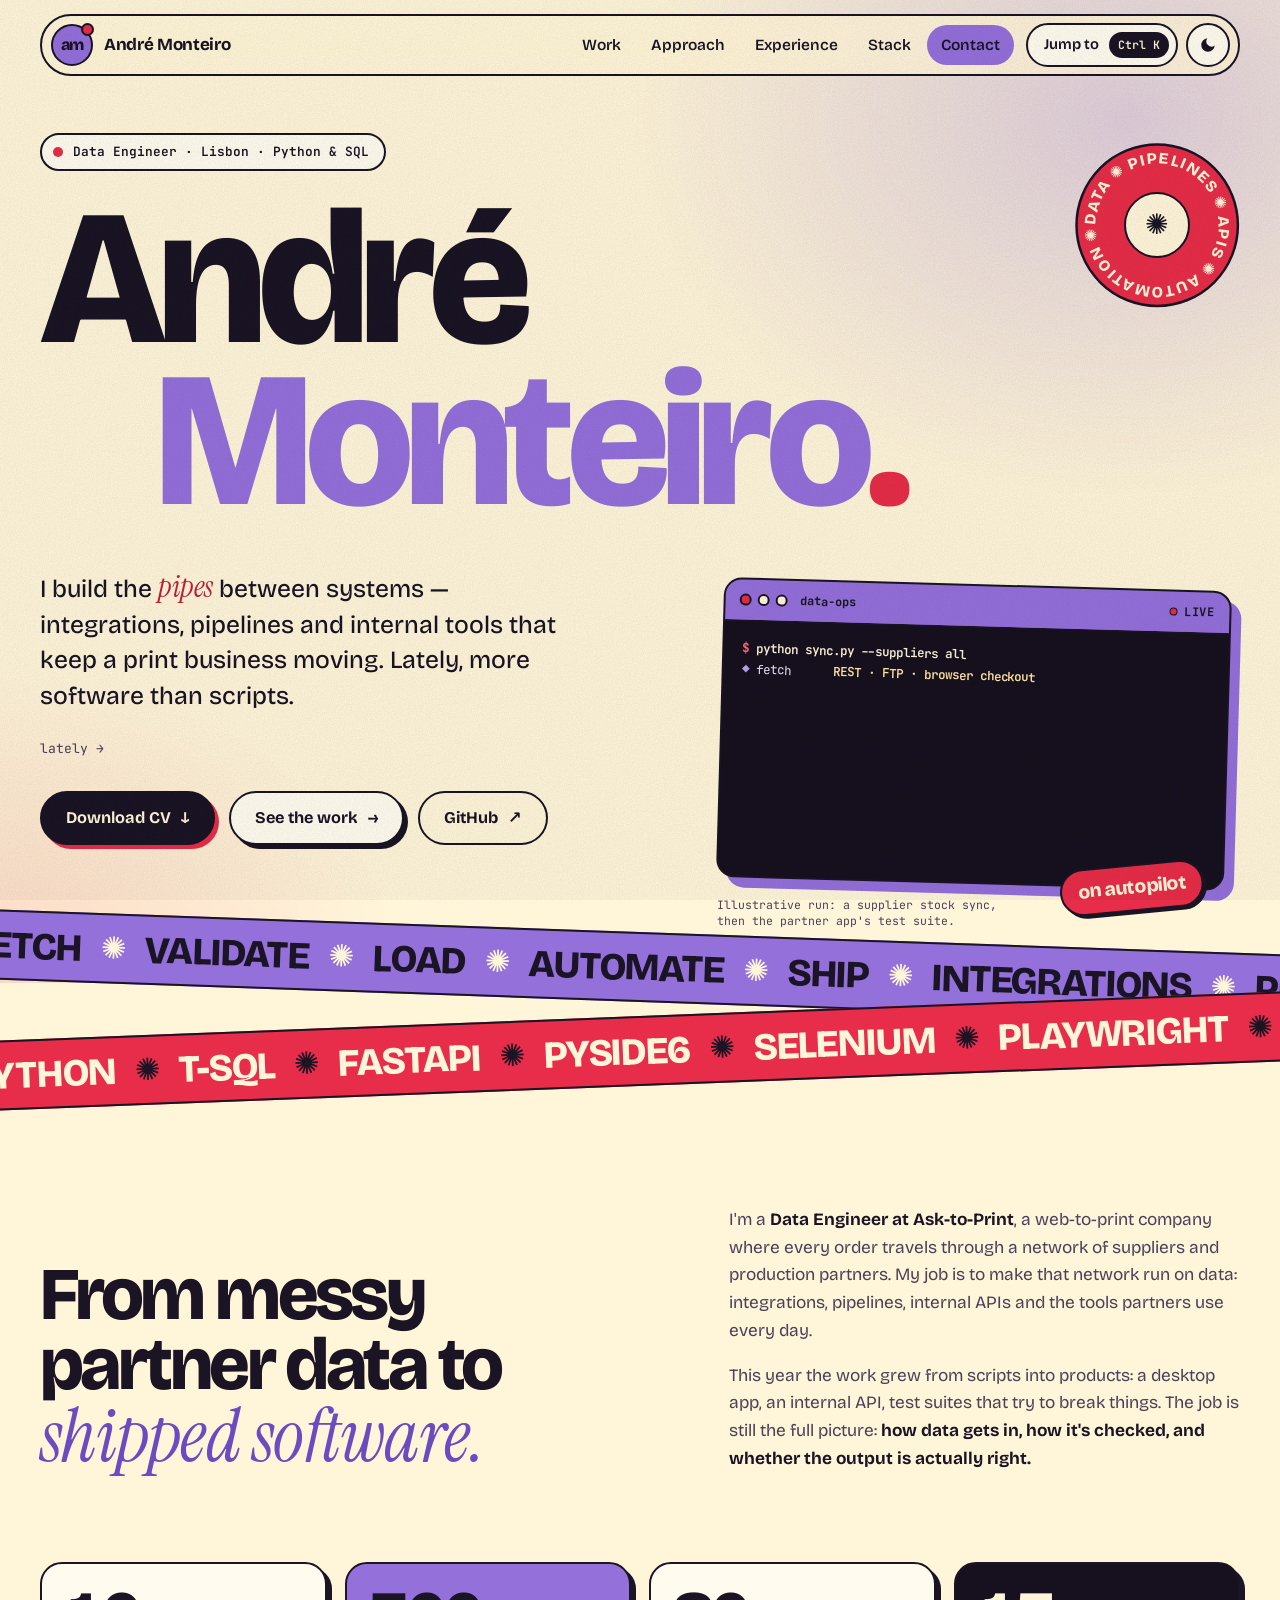
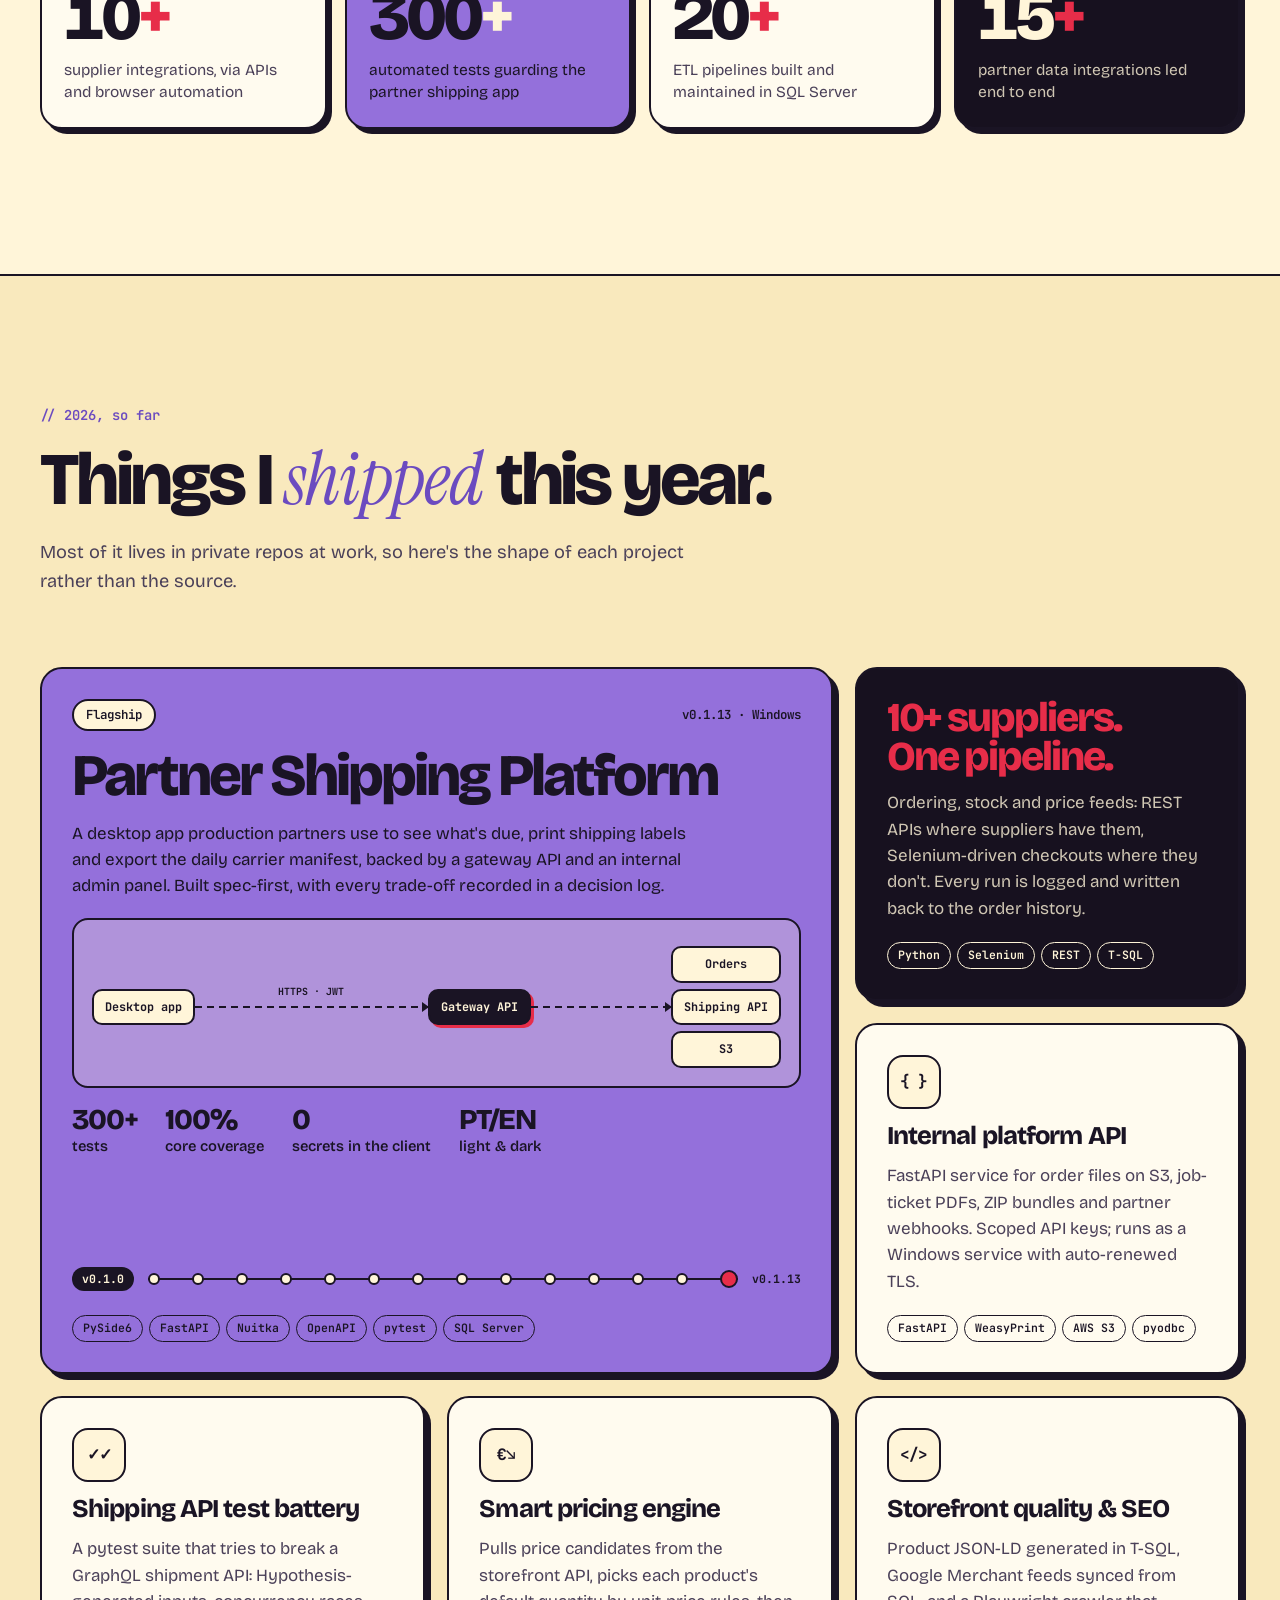
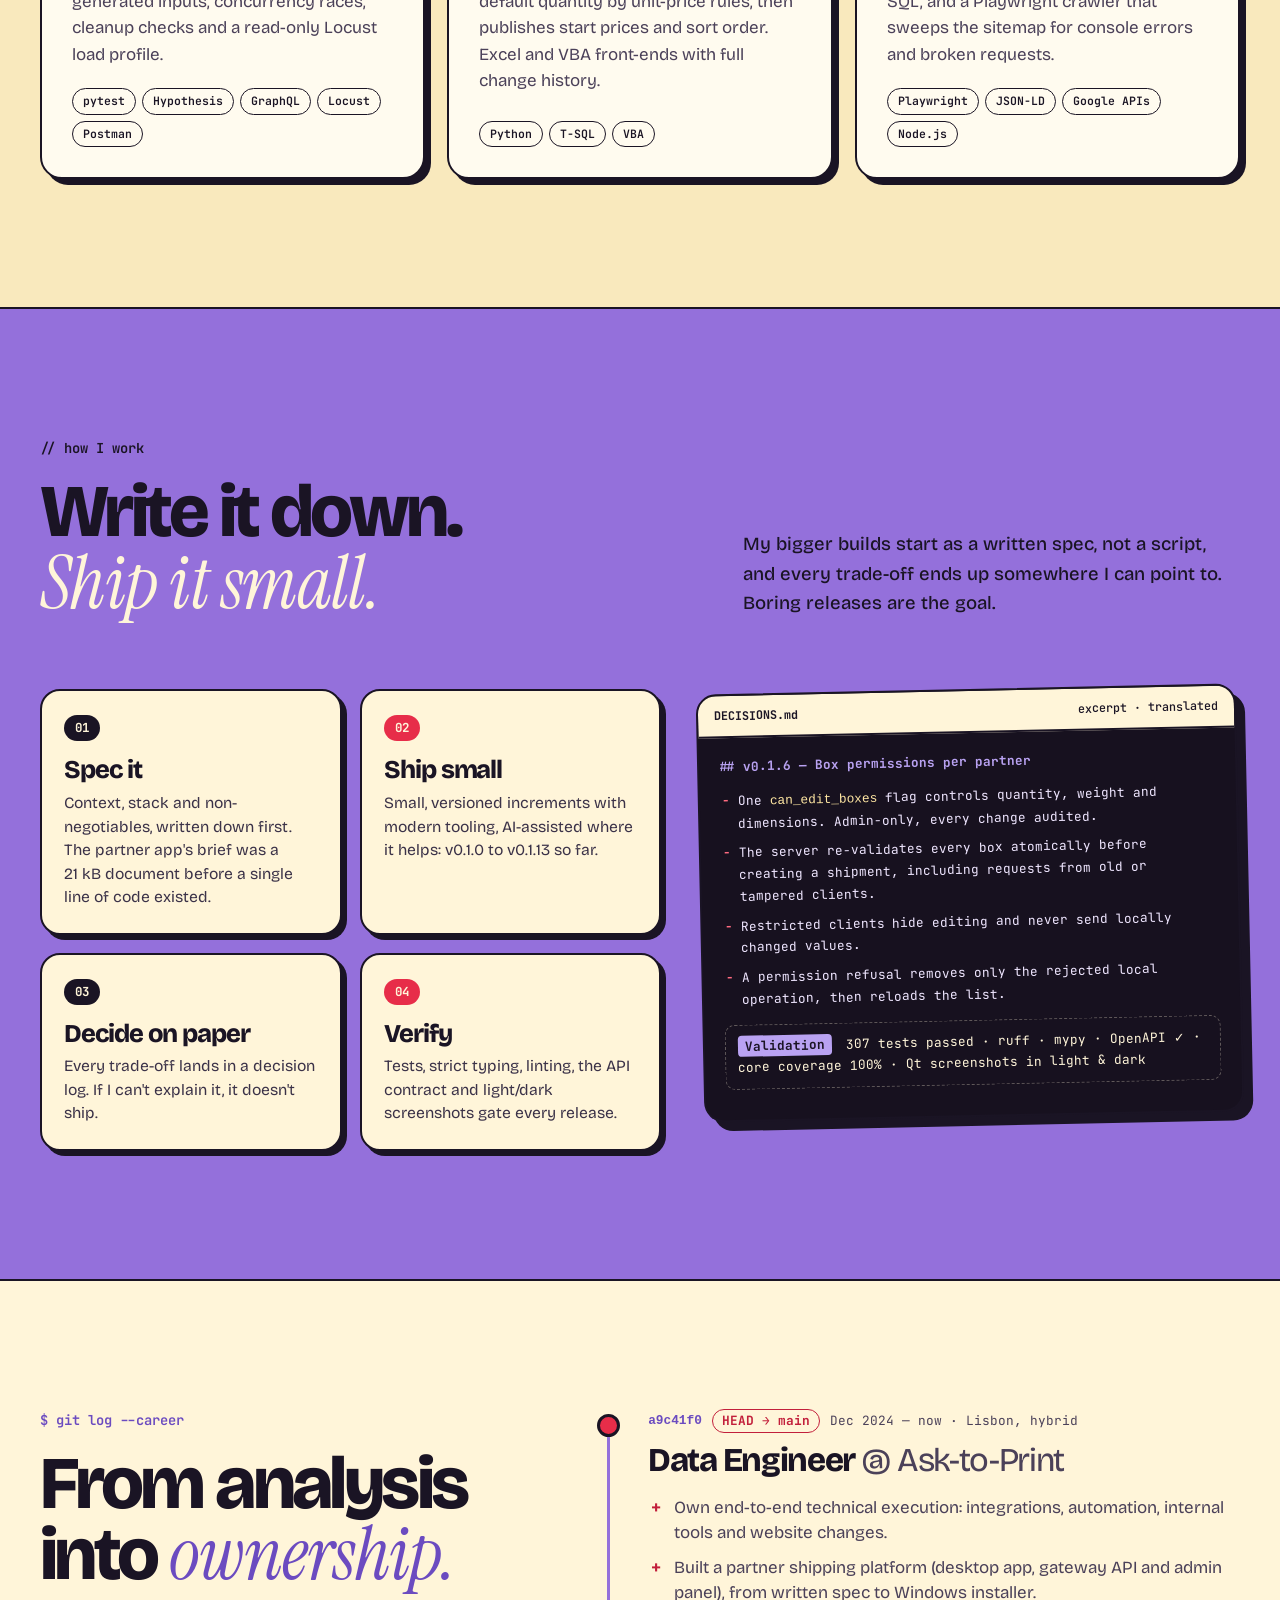
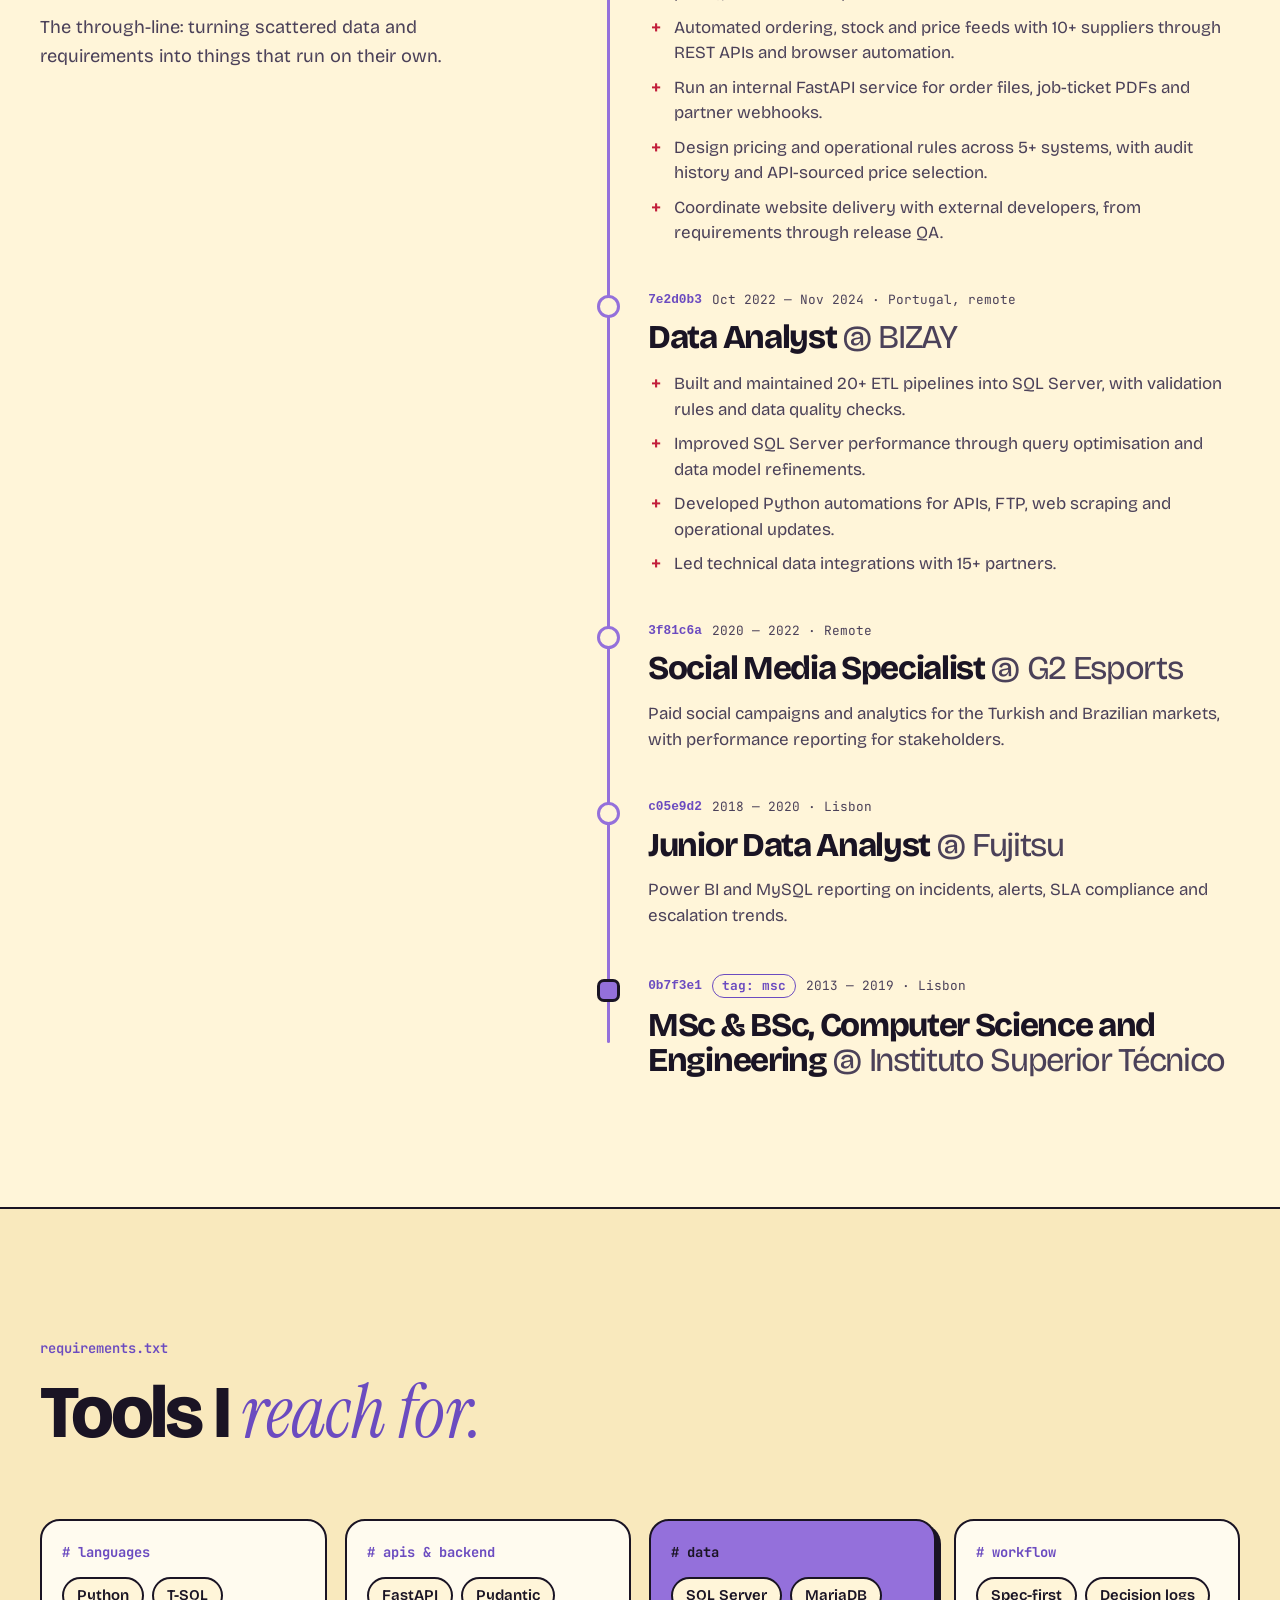
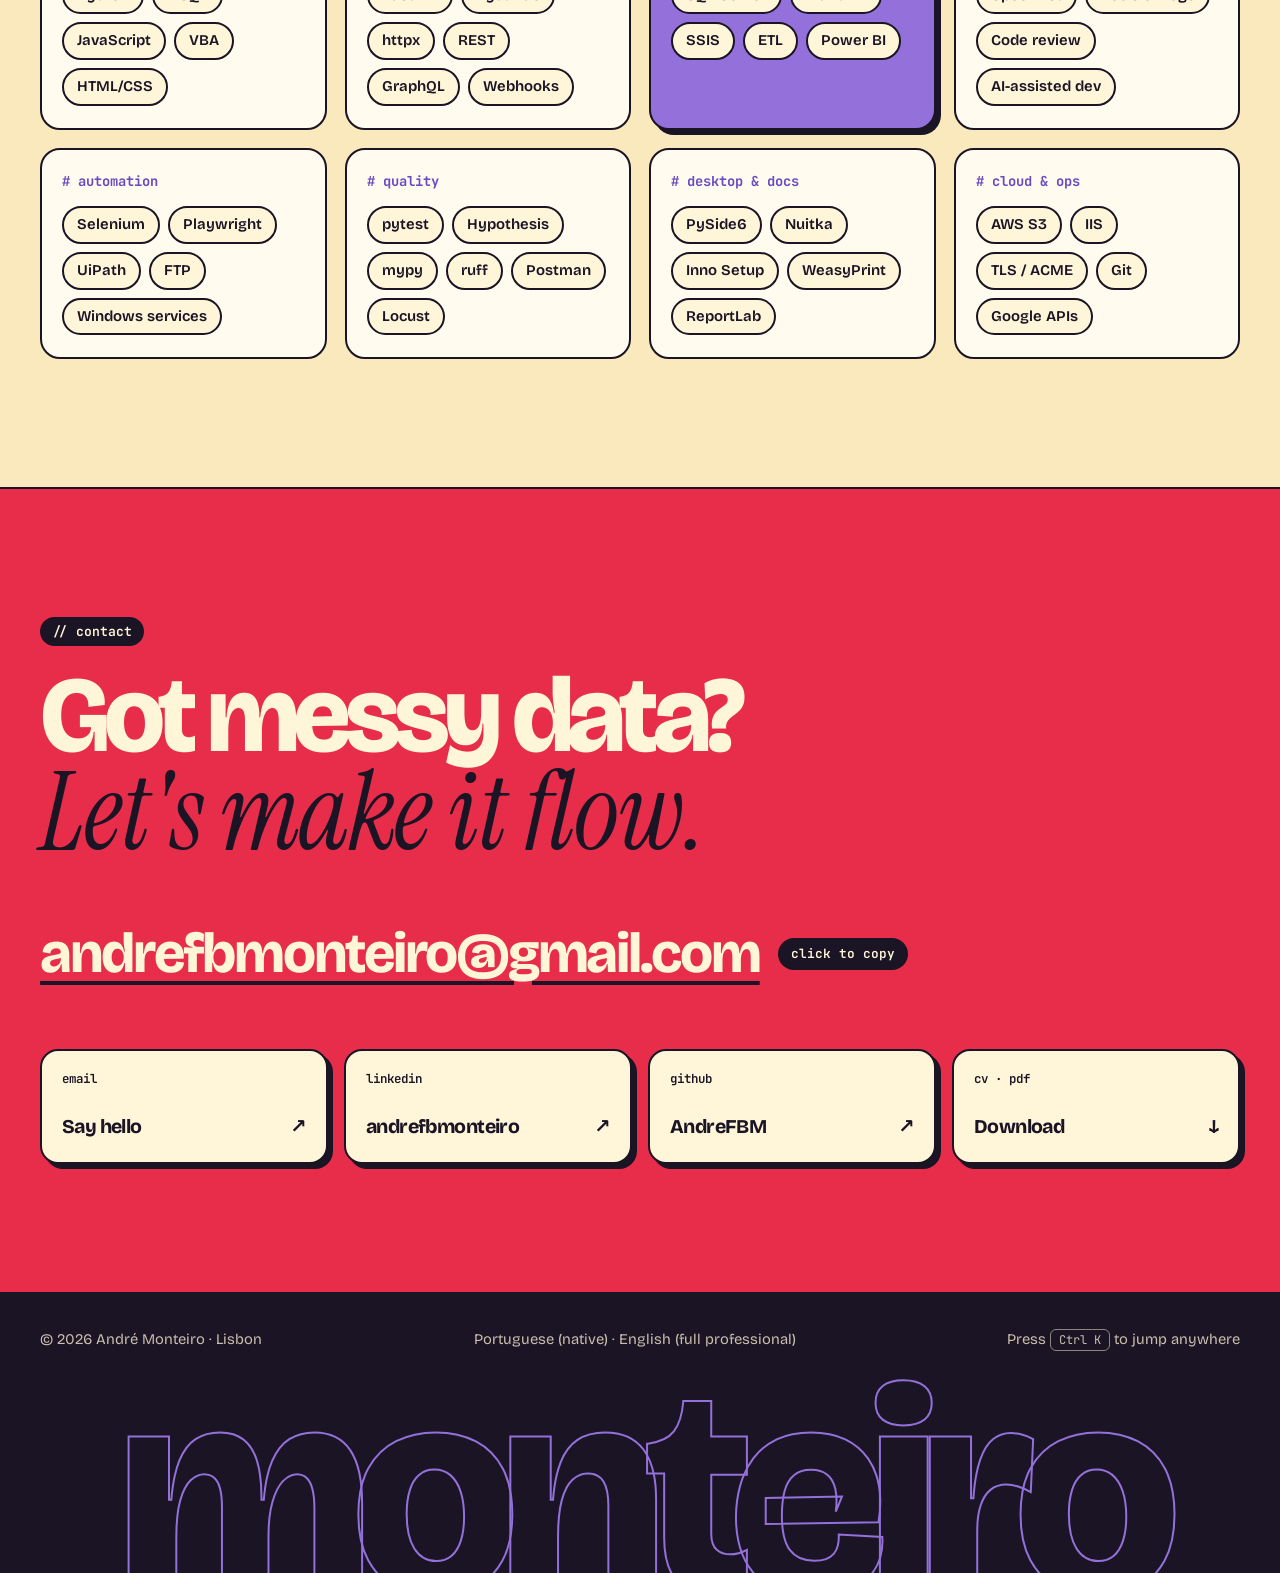
<file: index.html>
<!doctype html>
<html lang="en">
  <head>
    <meta charset="utf-8" />
    <meta name="viewport" content="width=device-width, initial-scale=1" />
    <title>André Monteiro — Data Engineer</title>
    <meta
      name="description"
      content="André Monteiro is a Lisbon-based Data Engineer building integrations, ETL pipelines, internal APIs and partner tools with Python and SQL."
    />
    <meta name="theme-color" content="#FFF5D9" data-theme-color />
    <meta property="og:title" content="André Monteiro — Data Engineer" />
    <meta
      property="og:description"
      content="Integrations, pipelines, internal APIs and partner tools, built with Python and SQL."
    />
    <meta property="og:type" content="website" />
    <meta property="og:image" content="https://andrefbm.github.io/assets/og-card.png" />
    <meta property="og:url" content="https://andrefbm.github.io" />
    <meta name="twitter:card" content="summary_large_image" />
    <link rel="icon" type="image/svg+xml" href="assets/favicon.svg" />
    <link rel="preconnect" href="https://fonts.googleapis.com" />
    <link rel="preconnect" href="https://fonts.gstatic.com" crossorigin />
    <link
      rel="stylesheet"
      href="https://fonts.googleapis.com/css2?family=Bricolage+Grotesque:opsz,wght@12..96,200..800&family=Instrument+Serif:ital@0;1&family=JetBrains+Mono:wght@400;600;700&display=swap"
    />
    <link rel="stylesheet" href="styles.css" />
    <script>
      (function () {
        var d = document.documentElement;
        d.classList.add('js');
        var t = null;
        try { t = localStorage.getItem('theme'); } catch (e) {}
        if (t !== 'light' && t !== 'dark') {
          t = window.matchMedia('(prefers-color-scheme: dark)').matches ? 'dark' : 'light';
        }
        d.setAttribute('data-theme', t);
      })();
    </script>
    <script defer src="script.js"></script>
    <script type="application/ld+json">
      {
        "@context": "https://schema.org",
        "@type": "Person",
        "name": "André Monteiro",
        "jobTitle": "Data Engineer",
        "worksFor": { "@type": "Organization", "name": "Ask-to-Print" },
        "address": {
          "@type": "PostalAddress",
          "addressLocality": "Lisbon",
          "addressCountry": "Portugal"
        },
        "email": "mailto:andrefbmonteiro@gmail.com",
        "url": "https://andrefbm.github.io",
        "sameAs": [
          "https://www.linkedin.com/in/andrefbmonteiro",
          "https://github.com/AndreFBM"
        ],
        "alumniOf": { "@type": "CollegeOrUniversity", "name": "Instituto Superior Técnico" },
        "knowsAbout": [
          "Python",
          "SQL",
          "ETL",
          "Data integrations",
          "APIs",
          "FastAPI",
          "Automation",
          "Power BI"
        ]
      }
    </script>
  </head>
  <body>
    <div class="progress" data-progress aria-hidden="true"></div>
    <a class="skip-link" href="#main">Skip to content</a>

    <header class="site-header" data-header>
      <nav class="nav" aria-label="Primary">
        <a class="brand" href="#top" aria-label="André Monteiro, back to top">
          <span class="brand-mark" aria-hidden="true">am<i></i></span>
          <span class="brand-name">André Monteiro</span>
        </a>
        <div class="nav-links">
          <a href="#work" data-nav>Work</a>
          <a href="#approach" data-nav>Approach</a>
          <a href="#experience" data-nav>Experience</a>
          <a href="#stack" data-nav>Stack</a>
          <a href="#contact" data-nav>Contact</a>
        </div>
        <div class="nav-tools">
          <button class="cmdk-btn" type="button" data-palette-open aria-haspopup="dialog">
            <span class="cmdk-label">Jump to</span>
            <kbd data-kbd>Ctrl K</kbd>
          </button>
          <button
            class="theme-btn"
            type="button"
            data-theme-toggle
            aria-label="Switch to dark mode"
            aria-pressed="false"
          >
            <svg class="i-moon" viewBox="0 0 24 24" aria-hidden="true">
              <path d="M21 12.79A9 9 0 1 1 11.21 3 7 7 0 0 0 21 12.79z" />
            </svg>
            <svg class="i-sun" viewBox="0 0 24 24" aria-hidden="true">
              <circle cx="12" cy="12" r="4.5" />
              <path d="M12 1.5v3M12 19.5v3M1.5 12h3M19.5 12h3M4.6 4.6l2.1 2.1M17.3 17.3l2.1 2.1M4.6 19.4l2.1-2.1M17.3 6.7l2.1-2.1" />
            </svg>
          </button>
        </div>
      </nav>
    </header>

    <main id="main">
      <!-- ───────────────────────── HERO ───────────────────────── -->
      <section class="hero" id="top" aria-labelledby="hero-title">
        <canvas class="hero-flow" data-flow aria-hidden="true"></canvas>

        <div class="badge" aria-hidden="true">
          <svg viewBox="0 0 200 200">
            <defs>
              <path id="ring" d="M100,100 m-74,0 a74,74 0 1,1 148,0 a74,74 0 1,1 -148,0" />
            </defs>
            <circle class="badge-bg" cx="100" cy="100" r="97" />
            <text class="badge-text">
              <textPath href="#ring" textLength="462" lengthAdjust="spacing">
                DATA ✺ PIPELINES ✺ APIS ✺ AUTOMATION ✺
              </textPath>
            </text>
          </svg>
          <span class="badge-core">✺</span>
        </div>

        <div class="wrap hero-inner">
          <p class="kicker">
            <span class="pulse" aria-hidden="true"></span>
            Data Engineer · Lisbon · Python &amp; SQL
          </p>

          <h1 class="hero-title" id="hero-title" aria-label="André Monteiro">
            <span class="ht-line" data-wave>André</span>
            <span class="ht-line ht-line--2" data-wave>Monteiro<span class="ht-dot">.</span></span>
          </h1>

          <div class="hero-row">
            <div class="hero-copy">
              <p class="hero-lede">
                I build the <em>pipes</em> between systems — integrations, pipelines and
                internal tools that keep a print business moving. Lately, more software
                than scripts.
              </p>
              <p class="hero-rotator">
                <span class="mono-label">lately →</span>
                <span class="rot-word" data-rotator aria-hidden="true">a desktop app for production partners</span>
                <span class="sr-only">
                  a desktop app for production partners, supplier ordering automation, an internal
                  API, pricing engines and API test suites.
                </span>
              </p>
              <div class="hero-actions">
                <a class="btn btn--primary" href="assets/Andre_Monteiro_CV.pdf" target="_blank" rel="noopener noreferrer">
                  Download CV <span aria-hidden="true">↓</span>
                </a>
                <a class="btn" href="#work">See the work <span aria-hidden="true">→</span></a>
                <a class="btn btn--ghost" href="https://github.com/AndreFBM" target="_blank" rel="noopener noreferrer">
                  GitHub <span aria-hidden="true">↗</span>
                </a>
              </div>
            </div>

            <div class="agent-wrap">
              <figure class="agent">
                <span class="agent-sticker" aria-hidden="true">on autopilot</span>
                <div class="agent-bar" aria-hidden="true">
                  <span class="agent-dots"><i></i><i></i><i></i></span>
                  <span>data-ops</span>
                  <span class="agent-live">live</span>
                </div>
                <div class="agent-body" data-agent aria-hidden="true">
                  <p class="a-line a-cmd" data-type><span class="a-ps">$</span> <span class="a-txt">python sync.py --suppliers all</span></p>
                  <p class="a-line a-slow"><span class="a-bul">◆</span> fetch      <b>REST · FTP · browser checkout</b></p>
                  <p class="a-line"><span class="a-bul">◆</span> validate   schema · business rules</p>
                  <p class="a-line"><span class="a-bul">◆</span> upsert     stock → <b>23,964 rows</b></p>
                  <p class="a-line"><span class="a-bul">◆</span> write-back <u>order history</u></p>
                  <p class="a-line a-ok">  <b>✓</b> diff logged  <b>✓</b> run logged</p>
                  <p class="a-line a-cmd" data-type><span class="a-ps">$</span> <span class="a-txt">pytest -q partner-shipping-app</span></p>
                  <p class="a-line a-ok a-slow">  <b>✓</b> 307 passed  <b>✓</b> mypy --strict  <b>✓</b> ruff</p>
                  <p class="a-line a-ok">  <b>✓</b> openapi contract  <b>✓</b> core coverage 100%</p>
                  <p class="a-line"><span class="a-ship">✔ all green</span></p>
                </div>
                <figcaption>Illustrative run: a supplier stock sync, then the partner app's test suite.</figcaption>
              </figure>
            </div>
          </div>
        </div>
      </section>

      <!-- ───────────────────────── BANDS ───────────────────────── -->
      <div class="bands" aria-hidden="true">
        <div class="band band--violet">
          <div class="band-track">
            <span>Fetch</span><b>✺</b><span>Validate</span><b>✺</b><span>Load</span><b>✺</b><span>Automate</span><b>✺</b><span>Ship</span><b>✺</b><span>Integrations</span><b>✺</b><span>Pipelines</span><b>✺</b><span>APIs</span><b>✺</b>
            <span>Fetch</span><b>✺</b><span>Validate</span><b>✺</b><span>Load</span><b>✺</b><span>Automate</span><b>✺</b><span>Ship</span><b>✺</b><span>Integrations</span><b>✺</b><span>Pipelines</span><b>✺</b><span>APIs</span><b>✺</b>
          </div>
        </div>
        <div class="band band--cherry">
          <div class="band-track">
            <span>Python</span><b>✺</b><span>T-SQL</span><b>✺</b><span>FastAPI</span><b>✺</b><span>PySide6</span><b>✺</b><span>Selenium</span><b>✺</b><span>Playwright</span><b>✺</b><span>AWS S3</span><b>✺</b><span>pytest</span><b>✺</b><span>Power BI</span><b>✺</b><span>SQL Server</span><b>✺</b>
            <span>Python</span><b>✺</b><span>T-SQL</span><b>✺</b><span>FastAPI</span><b>✺</b><span>PySide6</span><b>✺</b><span>Selenium</span><b>✺</b><span>Playwright</span><b>✺</b><span>AWS S3</span><b>✺</b><span>pytest</span><b>✺</b><span>Power BI</span><b>✺</b><span>SQL Server</span><b>✺</b>
          </div>
        </div>
      </div>

      <!-- ───────────────────────── ABOUT ───────────────────────── -->
      <section class="section about" id="about" aria-labelledby="about-title">
        <div class="wrap about-grid">
          <h2 class="display" id="about-title" data-reveal>
            From messy partner data to <em>shipped software.</em>
          </h2>
          <div class="about-copy" data-reveal style="--d: 0.12s">
            <p>
              I'm a <strong>Data Engineer at Ask-to-Print</strong>, a web-to-print company where
              every order travels through a network of suppliers and production partners. My job
              is to make that network run on data: integrations, pipelines, internal APIs and the
              tools partners use every day.
            </p>
            <p>
              This year the work grew from scripts into products: a desktop app, an internal API,
              test suites that try to break things. The job is still the full picture:
              <strong>how data gets in, how it's checked, and whether the output is actually right.</strong>
            </p>
          </div>
        </div>

        <ul class="wrap stats" aria-label="By the numbers">
          <li class="stat" data-reveal>
            <span class="stat-num"><span data-counter="10">10</span><span class="plus">+</span></span>
            <p>supplier integrations, via APIs and browser automation</p>
          </li>
          <li class="stat stat--violet" data-reveal style="--d: 0.08s">
            <span class="stat-num"><span data-counter="300">300</span><span class="plus">+</span></span>
            <p>automated tests guarding the partner shipping app</p>
          </li>
          <li class="stat" data-reveal style="--d: 0.16s">
            <span class="stat-num"><span data-counter="20">20</span><span class="plus">+</span></span>
            <p>ETL pipelines built and maintained in SQL Server</p>
          </li>
          <li class="stat stat--ink" data-reveal style="--d: 0.24s">
            <span class="stat-num"><span data-counter="15">15</span><span class="plus">+</span></span>
            <p>partner data integrations led end to end</p>
          </li>
        </ul>
      </section>

      <!-- ───────────────────────── WORK ───────────────────────── -->
      <section class="section work" id="work" aria-labelledby="work-title">
        <div class="wrap">
          <header class="sec-head" data-reveal>
            <p class="tag-label">// 2026, so far</p>
            <h2 class="display" id="work-title">Things I <em>shipped</em> this year.</h2>
            <p class="sec-sub">
              Most of it lives in private repos at work, so here's the shape of each project
              rather than the source.
            </p>
          </header>

          <div class="bento">
            <article class="card card--violet card--feature" data-reveal>
              <div class="card-top">
                <span class="chip">Flagship</span>
                <span>v0.1.13 · Windows</span>
              </div>
              <h3 class="feature-title">Partner Shipping Platform</h3>
              <p>
                A desktop app production partners use to see what's due, print shipping labels
                and export the daily carrier manifest, backed by a gateway API and an internal
                admin panel. Built spec-first, with every trade-off recorded in a decision log.
              </p>
              <div
                class="arch"
                role="img"
                aria-label="Architecture: the desktop app talks only to the gateway API over HTTPS with a token; the gateway reaches orders, the shipping API and storage."
              >
                <span class="node">Desktop app</span>
                <span class="wire"><i>HTTPS · JWT</i></span>
                <span class="node node--core">Gateway API</span>
                <span class="wire"></span>
                <span class="node-stack">
                  <span class="node">Orders</span>
                  <span class="node">Shipping API</span>
                  <span class="node">S3</span>
                </span>
              </div>
              <ul class="facts">
                <li><b>300+</b> tests</li>
                <li><b>100%</b> core coverage</li>
                <li><b>0</b> secrets in the client</li>
                <li><b>PT/EN</b> light &amp; dark</li>
              </ul>
              <div class="train" role="img" aria-label="Fourteen releases so far, from v0.1.0 to v0.1.13">
                <span class="train-label">v0.1.0</span>
                <span class="train-track" aria-hidden="true">
                  <i style="--n: 0"></i><i style="--n: 1"></i><i style="--n: 2"></i><i style="--n: 3"></i><i style="--n: 4"></i><i style="--n: 5"></i><i style="--n: 6"></i><i style="--n: 7"></i><i style="--n: 8"></i><i style="--n: 9"></i><i style="--n: 10"></i><i style="--n: 11"></i><i style="--n: 12"></i><i style="--n: 13"></i>
                </span>
                <span>v0.1.13</span>
              </div>
              <ul class="tags">
                <li>PySide6</li><li>FastAPI</li><li>Nuitka</li><li>OpenAPI</li><li>pytest</li><li>SQL Server</li>
              </ul>
            </article>

            <article class="card card--ink" data-reveal style="--d: 0.08s">
              <p class="card-big">10+ suppliers.<br />One pipeline.</p>
              <p>
                Ordering, stock and price feeds: REST APIs where suppliers have them,
                Selenium-driven checkouts where they don't. Every run is logged and written back
                to the order history.
              </p>
              <ul class="tags"><li>Python</li><li>Selenium</li><li>REST</li><li>T-SQL</li></ul>
            </article>

            <article class="card" data-reveal style="--d: 0.16s">
              <span class="card-glyph" aria-hidden="true">{ }</span>
              <h3>Internal platform API</h3>
              <p>
                FastAPI service for order files on S3, job-ticket PDFs, ZIP bundles and partner
                webhooks. Scoped API keys; runs as a Windows service with auto-renewed TLS.
              </p>
              <ul class="tags"><li>FastAPI</li><li>WeasyPrint</li><li>AWS S3</li><li>pyodbc</li></ul>
            </article>

            <article class="card" data-reveal>
              <span class="card-glyph" aria-hidden="true">✓✓</span>
              <h3>Shipping API test battery</h3>
              <p>
                A pytest suite that tries to break a GraphQL shipment API: Hypothesis-generated
                inputs, concurrency races, cleanup checks and a read-only Locust load profile.
              </p>
              <ul class="tags"><li>pytest</li><li>Hypothesis</li><li>GraphQL</li><li>Locust</li><li>Postman</li></ul>
            </article>

            <article class="card" data-reveal style="--d: 0.08s">
              <span class="card-glyph" aria-hidden="true">€↘</span>
              <h3>Smart pricing engine</h3>
              <p>
                Pulls price candidates from the storefront API, picks each product's default
                quantity by unit-price rules, then publishes start prices and sort order. Excel
                and VBA front-ends with full change history.
              </p>
              <ul class="tags"><li>Python</li><li>T-SQL</li><li>VBA</li></ul>
            </article>

            <article class="card" data-reveal style="--d: 0.16s">
              <span class="card-glyph" aria-hidden="true">&lt;/&gt;</span>
              <h3>Storefront quality &amp; SEO</h3>
              <p>
                Product JSON-LD generated in T-SQL, Google Merchant feeds synced from SQL, and a
                Playwright crawler that sweeps the sitemap for console errors and broken requests.
              </p>
              <ul class="tags"><li>Playwright</li><li>JSON-LD</li><li>Google APIs</li><li>Node.js</li></ul>
            </article>
          </div>
        </div>
      </section>

      <!-- ───────────────────────── APPROACH ───────────────────────── -->
      <section class="section approach" id="approach" aria-labelledby="approach-title">
        <div class="wrap">
          <header class="sec-head sec-head--split" data-reveal>
            <div>
              <p class="tag-label">// how I work</p>
              <h2 class="display" id="approach-title">Write it down.<br /><em>Ship it small.</em></h2>
            </div>
            <p>
              My bigger builds start as a written spec, not a script, and every trade-off ends
              up somewhere I can point to. Boring releases are the goal.
            </p>
          </header>

          <div class="approach-grid">
            <ol class="loop">
              <li class="step" data-reveal>
                <span class="step-n">01</span>
                <h3>Spec it</h3>
                <p>
                  Context, stack and non-negotiables, written down first. The partner app's brief
                  was a 21&nbsp;kB document before a single line of code existed.
                </p>
              </li>
              <li class="step" data-reveal style="--d: 0.08s">
                <span class="step-n">02</span>
                <h3>Ship small</h3>
                <p>
                  Small, versioned increments with modern tooling, AI-assisted where it helps:
                  v0.1.0 to v0.1.13 so far.
                </p>
              </li>
              <li class="step" data-reveal style="--d: 0.16s">
                <span class="step-n">03</span>
                <h3>Decide on paper</h3>
                <p>
                  Every trade-off lands in a decision log. If I can't explain it, it doesn't
                  ship.
                </p>
              </li>
              <li class="step" data-reveal style="--d: 0.24s">
                <span class="step-n">04</span>
                <h3>Verify</h3>
                <p>
                  Tests, strict typing, linting, the API contract and light/dark screenshots gate
                  every release.
                </p>
              </li>
            </ol>

            <aside class="doc" data-reveal style="--d: 0.2s" aria-label="Excerpt from a decision log">
              <div class="doc-bar"><span>DECISIONS.md</span><span>excerpt · translated</span></div>
              <div class="doc-body">
                <p class="h">## v0.1.6 — Box permissions per partner</p>
                <p class="li">One <code>can_edit_boxes</code> flag controls quantity, weight and dimensions. Admin-only, every change audited.</p>
                <p class="li">The server re-validates every box atomically before creating a shipment, including requests from old or tampered clients.</p>
                <p class="li">Restricted clients hide editing and never send locally changed values.</p>
                <p class="li">A permission refusal removes only the rejected local operation, then reloads the list.</p>
                <p class="doc-ok">
                  <b>Validation</b> 307 tests passed · ruff · mypy · OpenAPI ✓ · core coverage 100% ·
                  Qt screenshots in light &amp; dark
                </p>
              </div>
            </aside>
          </div>
        </div>
      </section>

      <!-- ───────────────────────── EXPERIENCE ───────────────────────── -->
      <section class="section exp" id="experience" aria-labelledby="exp-title">
        <div class="wrap exp-grid">
          <header class="sec-head sticky" data-reveal>
            <p class="tag-label">$ git log --career</p>
            <h2 class="display" id="exp-title">From analysis into <em>ownership.</em></h2>
            <p class="sec-sub">
              The through-line: turning scattered data and requirements into things that run on
              their own.
            </p>
          </header>

          <ol class="gitlog">
            <li class="commit commit--head" data-reveal>
              <span class="commit-dot" aria-hidden="true"></span>
              <p class="commit-meta">
                <code class="hash">a9c41f0</code>
                <span class="ref ref--head">HEAD → main</span>
                <span>Dec 2024 — now · Lisbon, hybrid</span>
              </p>
              <h3>Data Engineer <span>@ Ask-to-Print</span></h3>
              <ul>
                <li>Own end-to-end technical execution: integrations, automation, internal tools and website changes.</li>
                <li>Built a partner shipping platform (desktop app, gateway API and admin panel), from written spec to Windows installer.</li>
                <li>Automated ordering, stock and price feeds with 10+ suppliers through REST APIs and browser automation.</li>
                <li>Run an internal FastAPI service for order files, job-ticket PDFs and partner webhooks.</li>
                <li>Design pricing and operational rules across 5+ systems, with audit history and API-sourced price selection.</li>
                <li>Coordinate website delivery with external developers, from requirements through release QA.</li>
              </ul>
            </li>
            <li class="commit" data-reveal>
              <span class="commit-dot" aria-hidden="true"></span>
              <p class="commit-meta">
                <code class="hash">7e2d0b3</code>
                <span>Oct 2022 — Nov 2024 · Portugal, remote</span>
              </p>
              <h3>Data Analyst <span>@ BIZAY</span></h3>
              <ul>
                <li>Built and maintained 20+ ETL pipelines into SQL Server, with validation rules and data quality checks.</li>
                <li>Improved SQL Server performance through query optimisation and data model refinements.</li>
                <li>Developed Python automations for APIs, FTP, web scraping and operational updates.</li>
                <li>Led technical data integrations with 15+ partners.</li>
              </ul>
            </li>
            <li class="commit" data-reveal>
              <span class="commit-dot" aria-hidden="true"></span>
              <p class="commit-meta">
                <code class="hash">3f81c6a</code>
                <span>2020 — 2022 · Remote</span>
              </p>
              <h3>Social Media Specialist <span>@ G2 Esports</span></h3>
              <p class="msg">
                Paid social campaigns and analytics for the Turkish and Brazilian markets, with
                performance reporting for stakeholders.
              </p>
            </li>
            <li class="commit" data-reveal>
              <span class="commit-dot" aria-hidden="true"></span>
              <p class="commit-meta">
                <code class="hash">c05e9d2</code>
                <span>2018 — 2020 · Lisbon</span>
              </p>
              <h3>Junior Data Analyst <span>@ Fujitsu</span></h3>
              <p class="msg">Power BI and MySQL reporting on incidents, alerts, SLA compliance and escalation trends.</p>
            </li>
            <li class="commit commit--root" data-reveal>
              <span class="commit-dot" aria-hidden="true"></span>
              <p class="commit-meta">
                <code class="hash">0b7f3e1</code>
                <span class="ref ref--tag">tag: msc</span>
                <span>2013 — 2019 · Lisbon</span>
              </p>
              <h3>MSc &amp; BSc, Computer Science and Engineering <span>@ Instituto Superior Técnico</span></h3>
            </li>
          </ol>
        </div>
      </section>

      <!-- ───────────────────────── STACK ───────────────────────── -->
      <section class="section stack" id="stack" aria-labelledby="stack-title">
        <div class="wrap">
          <header class="sec-head" data-reveal>
            <p class="tag-label">requirements.txt</p>
            <h2 class="display" id="stack-title">Tools I <em>reach for.</em></h2>
          </header>
          <div class="stack-grid">
            <div class="stack-group" data-reveal>
              <h3># languages</h3>
              <ul class="pills"><li>Python</li><li>T-SQL</li><li>JavaScript</li><li>VBA</li><li>HTML/CSS</li></ul>
            </div>
            <div class="stack-group" data-reveal style="--d: 0.06s">
              <h3># apis &amp; backend</h3>
              <ul class="pills"><li>FastAPI</li><li>Pydantic</li><li>httpx</li><li>REST</li><li>GraphQL</li><li>Webhooks</li></ul>
            </div>
            <div class="stack-group stack-group--hl" data-reveal style="--d: 0.12s">
              <h3># data</h3>
              <ul class="pills"><li>SQL Server</li><li>MariaDB</li><li>SSIS</li><li>ETL</li><li>Power BI</li></ul>
            </div>
            <div class="stack-group" data-reveal style="--d: 0.18s">
              <h3># workflow</h3>
              <ul class="pills"><li>Spec-first</li><li>Decision logs</li><li>Code review</li><li>AI-assisted dev</li></ul>
            </div>
            <div class="stack-group" data-reveal>
              <h3># automation</h3>
              <ul class="pills"><li>Selenium</li><li>Playwright</li><li>UiPath</li><li>FTP</li><li>Windows services</li></ul>
            </div>
            <div class="stack-group" data-reveal style="--d: 0.06s">
              <h3># quality</h3>
              <ul class="pills"><li>pytest</li><li>Hypothesis</li><li>mypy</li><li>ruff</li><li>Postman</li><li>Locust</li></ul>
            </div>
            <div class="stack-group" data-reveal style="--d: 0.12s">
              <h3># desktop &amp; docs</h3>
              <ul class="pills"><li>PySide6</li><li>Nuitka</li><li>Inno Setup</li><li>WeasyPrint</li><li>ReportLab</li></ul>
            </div>
            <div class="stack-group" data-reveal style="--d: 0.18s">
              <h3># cloud &amp; ops</h3>
              <ul class="pills"><li>AWS S3</li><li>IIS</li><li>TLS / ACME</li><li>Git</li><li>Google APIs</li></ul>
            </div>
          </div>
        </div>
      </section>

      <!-- ───────────────────────── CONTACT ───────────────────────── -->
      <section class="section contact" id="contact" aria-labelledby="contact-title">
        <div class="wrap">
          <p class="contact-label">// contact</p>
          <h2 class="contact-title" id="contact-title" data-reveal>
            Got messy data?<br /><em>Let's make it flow.</em>
          </h2>
          <button class="email-big" type="button" data-copy="andrefbmonteiro@gmail.com">
            <span class="email-addr">andrefbmonteiro@gmail.com</span>
            <span class="email-hint" data-copy-label>click to copy</span>
          </button>
          <div class="contact-cards">
            <a class="ccard" href="mailto:andrefbmonteiro@gmail.com">
              <span>email</span><strong>Say hello <i aria-hidden="true">↗</i></strong>
            </a>
            <a class="ccard" href="https://www.linkedin.com/in/andrefbmonteiro" target="_blank" rel="noopener noreferrer">
              <span>linkedin</span><strong>andrefbmonteiro <i aria-hidden="true">↗</i></strong>
            </a>
            <a class="ccard" href="https://github.com/AndreFBM" target="_blank" rel="noopener noreferrer">
              <span>github</span><strong>AndreFBM <i aria-hidden="true">↗</i></strong>
            </a>
            <a class="ccard" href="assets/Andre_Monteiro_CV.pdf" target="_blank" rel="noopener noreferrer">
              <span>cv · pdf</span><strong>Download <i aria-hidden="true">↓</i></strong>
            </a>
          </div>
        </div>
      </section>
    </main>

    <footer class="footer">
      <div class="wrap footer-row">
        <p>© <span data-year>2026</span> André Monteiro · Lisbon</p>
        <p>Portuguese (native) · English (full professional)</p>
        <p>Press <kbd data-kbd>Ctrl K</kbd> to jump anywhere</p>
      </div>
      <p class="footer-word" aria-hidden="true">monteiro</p>
    </footer>

    <dialog class="palette" data-palette aria-label="Command palette">
      <div class="palette-head">
        <span aria-hidden="true">⌕</span>
        <input
          type="text"
          data-palette-input
          placeholder="Jump to a section or run a command…"
          autocomplete="off"
          spellcheck="false"
          role="combobox"
          aria-expanded="true"
          aria-controls="palette-list"
          aria-autocomplete="list"
          aria-label="Search commands"
        />
        <kbd>esc</kbd>
      </div>
      <ul class="palette-list" id="palette-list" role="listbox" data-palette-list></ul>
      <p class="palette-foot">
        <span><kbd>↑</kbd><kbd>↓</kbd> move</span>
        <span><kbd>↵</kbd> run</span>
        <span>try “rain”</span>
      </p>
    </dialog>
  </body>
</html>
</file>
<file: styles.css>
/* ════════════════════════════════════════════════════════════════
   André Monteiro — 2026
   Sugar violet #9470DB · Vanilla cream #FFF5D9 · Cherry red #E72D49
   ════════════════════════════════════════════════════════════════ */

:root {
  color-scheme: light;

  /* brand */
  --cream: #fff5d9;
  --violet: #9470db;
  --cherry: #e72d49;
  --ink: #1a1424;

  /* light theme tokens */
  --bg: #fff5d9;
  --bg-2: #f9e9bd;
  --surface: #fffbef;
  --text: #1a1424;
  --text-soft: #4b4159;
  --line: #1a1424;
  --hair: rgba(26, 20, 36, 0.14);
  --shadow: #1a1424;
  --violet-text: #6b4bc0;
  --cherry-text: #c21f3b;
  --term: #17111f;
  --btn-bg: #1a1424;
  --btn-fg: #fff5d9;
  --header-glass: rgba(255, 245, 217, 0.8);
  --grain-opacity: 0.08;
  --flow-line: 148, 112, 219;
  --flow-packet: 231, 45, 73;

  /* type */
  --f-sans: "Bricolage Grotesque", ui-sans-serif, system-ui, -apple-system, "Segoe UI", sans-serif;
  --f-serif: "Instrument Serif", "Iowan Old Style", Georgia, serif;
  --f-mono: "JetBrains Mono", "Cascadia Code", ui-monospace, Consolas, monospace;

  /* layout */
  --max: 1240px;
  --gutter: clamp(16px, 4vw, 40px);
  --r: 22px;
  --bw: 2px;
  --header-h: 88px;
  --ease: cubic-bezier(0.2, 0.85, 0.2, 1);
}

@media (prefers-color-scheme: dark) {
  :root:not([data-theme="light"]) {
    color-scheme: dark;
    --bg: #120d1c;
    --bg-2: #1a1328;
    --surface: #1d1630;
    --text: #fff5d9;
    --text-soft: rgba(255, 245, 217, 0.74);
    --line: #fff5d9;
    --hair: rgba(255, 245, 217, 0.14);
    --shadow: #9470db;
    --violet-text: #b9a2f2;
    --cherry-text: #ff6b80;
    --term: #0c0813;
    --btn-bg: #fff5d9;
    --btn-fg: #1a1424;
    --header-glass: rgba(18, 13, 28, 0.78);
    --grain-opacity: 0.05;
    --flow-line: 185, 162, 242;
    --flow-packet: 255, 77, 102;
  }
}

:root[data-theme="dark"] {
  color-scheme: dark;
  --bg: #120d1c;
  --bg-2: #1a1328;
  --surface: #1d1630;
  --text: #fff5d9;
  --text-soft: rgba(255, 245, 217, 0.74);
  --line: #fff5d9;
  --hair: rgba(255, 245, 217, 0.14);
  --shadow: #9470db;
  --violet-text: #b9a2f2;
  --cherry-text: #ff6b80;
  --term: #0c0813;
  --btn-bg: #fff5d9;
  --btn-fg: #1a1424;
  --header-glass: rgba(18, 13, 28, 0.78);
  --grain-opacity: 0.05;
  --flow-line: 185, 162, 242;
  --flow-packet: 255, 77, 102;
}

/* ── Base ─────────────────────────────────────────────────────── */
*,
*::before,
*::after {
  box-sizing: border-box;
}

html {
  scroll-behavior: smooth;
  -webkit-text-size-adjust: 100%;
}

body {
  margin: 0;
  min-width: 320px;
  background: var(--bg);
  color: var(--text);
  font-family: var(--f-sans);
  font-size: 1.0625rem;
  line-height: 1.6;
  font-optical-sizing: auto;
  overflow-x: clip;
  text-rendering: optimizeLegibility;
  -webkit-font-smoothing: antialiased;
  transition: background-color 0.3s ease, color 0.3s ease;
}

/* film grain */
body::after {
  content: "";
  position: fixed;
  inset: 0;
  z-index: 60;
  pointer-events: none;
  opacity: var(--grain-opacity);
  background-image: url("data:image/svg+xml,%3Csvg xmlns='http://www.w3.org/2000/svg' width='180' height='180'%3E%3Cfilter id='n'%3E%3CfeTurbulence type='fractalNoise' baseFrequency='0.85' numOctaves='3' stitchTiles='stitch'/%3E%3CfeColorMatrix values='0 0 0 0 0 0 0 0 0 0 0 0 0 0 0 0 0 0 0.9 0'/%3E%3C/filter%3E%3Crect width='100%25' height='100%25' filter='url(%23n)'/%3E%3C/svg%3E");
}

::selection {
  background: var(--cherry);
  color: #fff5d9;
}

a {
  color: inherit;
  text-decoration: none;
}

img,
svg {
  display: block;
  max-width: 100%;
}

button,
input {
  font: inherit;
  color: inherit;
}

kbd {
  font-family: var(--f-mono);
}

.wrap {
  width: min(var(--max), 100% - 2 * var(--gutter));
  margin-inline: auto;
}

.sr-only {
  position: absolute;
  width: 1px;
  height: 1px;
  padding: 0;
  margin: -1px;
  overflow: hidden;
  clip: rect(0 0 0 0);
  white-space: nowrap;
  border: 0;
}

.skip-link {
  position: fixed;
  left: 16px;
  top: 16px;
  z-index: 100;
  padding: 10px 16px;
  border: var(--bw) solid var(--line);
  border-radius: 999px;
  background: var(--surface);
  font-weight: 700;
  transform: translateY(-160%);
  transition: transform 0.2s var(--ease);
}

.skip-link:focus {
  transform: none;
}

:focus-visible {
  outline: 3px solid var(--cherry);
  outline-offset: 3px;
  border-radius: 6px;
}

/* ── Progress ─────────────────────────────────────────────────── */
.progress {
  position: fixed;
  inset: 0 auto auto 0;
  z-index: 70;
  height: 4px;
  width: 100%;
  transform-origin: 0 50%;
  transform: scaleX(0);
  background: linear-gradient(90deg, var(--violet), var(--cherry));
  pointer-events: none;
}

/* ── Header ───────────────────────────────────────────────────── */
.site-header {
  position: fixed;
  inset: 0 0 auto;
  z-index: 40;
  padding: 14px var(--gutter) 0;
  pointer-events: none;
}

.nav {
  pointer-events: auto;
  max-width: var(--max);
  height: 62px;
  margin: 0 auto;
  display: flex;
  align-items: center;
  gap: 12px;
  padding: 0 8px 0 9px;
  border: var(--bw) solid var(--line);
  border-radius: 999px;
  background: var(--header-glass);
  -webkit-backdrop-filter: blur(14px) saturate(1.4);
  backdrop-filter: blur(14px) saturate(1.4);
  box-shadow: 0 0 0 var(--shadow);
  transition: box-shadow 0.25s var(--ease);
}

.site-header.is-scrolled .nav {
  box-shadow: 4px 4px 0 var(--shadow);
}

.brand {
  display: inline-flex;
  align-items: center;
  gap: 11px;
  font-weight: 720;
  letter-spacing: -0.02em;
  white-space: nowrap;
}

.brand-mark {
  position: relative;
  width: 42px;
  height: 42px;
  display: grid;
  place-items: center;
  border: var(--bw) solid var(--line);
  border-radius: 50%;
  background: var(--violet);
  color: var(--ink);
  font-weight: 800;
  font-size: 1rem;
  letter-spacing: -0.06em;
  transition: transform 0.4s var(--ease);
}

.brand:hover .brand-mark {
  transform: rotate(-12deg) scale(1.05);
}

.brand-mark i {
  position: absolute;
  top: -3px;
  right: -3px;
  width: 13px;
  height: 13px;
  border-radius: 50%;
  background: var(--cherry);
  border: var(--bw) solid var(--line);
}

.nav-links {
  display: flex;
  gap: 2px;
  margin-left: auto;
}

.nav-links a {
  padding: 8px 14px;
  border-radius: 999px;
  font-weight: 560;
  font-size: 0.97rem;
  transition: background 0.15s ease, color 0.15s ease;
}

.nav-links a:hover,
.nav-links a[aria-current="true"] {
  background: var(--violet);
  color: var(--ink);
}

.nav-tools {
  display: flex;
  align-items: center;
  gap: 8px;
}

.cmdk-btn,
.theme-btn {
  height: 44px;
  border: var(--bw) solid var(--line);
  background: var(--surface);
  cursor: pointer;
  transition: transform 0.15s var(--ease), background 0.15s ease;
}

.cmdk-btn {
  display: inline-flex;
  align-items: center;
  gap: 10px;
  padding: 0 7px 0 16px;
  border-radius: 999px;
  font-weight: 620;
  font-size: 0.92rem;
}

.cmdk-btn kbd {
  padding: 4px 9px;
  border-radius: 999px;
  background: var(--text);
  color: var(--bg);
  font-size: 0.72rem;
  font-weight: 600;
}

.theme-btn {
  width: 44px;
  display: grid;
  place-items: center;
  border-radius: 50%;
  padding: 0;
}

.cmdk-btn:hover,
.theme-btn:hover {
  background: var(--cream);
  color: var(--ink);
  transform: rotate(-4deg);
}

.cmdk-btn:hover kbd {
  background: var(--ink);
  color: var(--cream);
}

.theme-btn svg {
  width: 18px;
  height: 18px;
  fill: currentColor;
  stroke: currentColor;
  stroke-width: 0;
}

.theme-btn .i-sun {
  fill: none;
  stroke-width: 2;
  stroke-linecap: round;
}

.theme-btn .i-sun circle {
  fill: currentColor;
}

.i-sun {
  display: none !important;
}

[data-theme="dark"] .i-sun {
  display: block !important;
}

[data-theme="dark"] .i-moon {
  display: none;
}

/* ── Buttons ──────────────────────────────────────────────────── */
.btn {
  display: inline-flex;
  align-items: center;
  justify-content: center;
  gap: 10px;
  min-height: 54px;
  padding: 0 24px;
  border: var(--bw) solid var(--line);
  border-radius: 999px;
  background: var(--surface);
  color: var(--text);
  font-weight: 680;
  font-size: 1.02rem;
  box-shadow: 4px 4px 0 var(--shadow);
  transition: transform 0.16s var(--ease), box-shadow 0.16s var(--ease), background 0.16s ease;
}

.btn:hover {
  transform: translate(-2px, -2px);
  box-shadow: 6px 6px 0 var(--shadow);
}

.btn:active {
  transform: translate(3px, 3px);
  box-shadow: 0 0 0 var(--shadow);
}

.btn--primary {
  background: var(--btn-bg);
  color: var(--btn-fg);
  box-shadow: 4px 4px 0 var(--cherry);
}

.btn--primary:hover {
  box-shadow: 6px 6px 0 var(--cherry);
}

.btn--ghost {
  background: transparent;
  box-shadow: none;
}

.btn--ghost:hover {
  background: var(--violet);
  color: var(--ink);
  box-shadow: 4px 4px 0 var(--shadow);
}

/* ── Hero ─────────────────────────────────────────────────────── */
.hero {
  position: relative;
  isolation: isolate;
  min-height: 100svh;
  padding: calc(var(--header-h) + clamp(24px, 5vh, 64px)) 0 clamp(84px, 11vh, 132px);
  overflow: hidden;
  background:
    radial-gradient(55% 55% at 88% 12%, color-mix(in srgb, var(--violet) 30%, transparent), transparent 70%),
    radial-gradient(45% 45% at 0% 100%, color-mix(in srgb, var(--cherry) 14%, transparent), transparent 70%);
}

.hero-flow {
  position: absolute;
  inset: 0;
  z-index: -1;
  width: 100%;
  height: 100%;
  pointer-events: none;
}

.kicker {
  display: inline-flex;
  align-items: center;
  gap: 10px;
  margin: 0 0 clamp(18px, 3vh, 30px);
  padding: 7px 15px 7px 11px;
  border: var(--bw) solid var(--line);
  border-radius: 999px;
  background: var(--surface);
  font-family: var(--f-mono);
  font-size: 0.8rem;
  font-weight: 600;
}

.pulse {
  width: 10px;
  height: 10px;
  flex: none;
  border-radius: 50%;
  background: var(--cherry);
  animation: pulse 2s infinite;
}

@keyframes pulse {
  0% { box-shadow: 0 0 0 0 rgba(231, 45, 73, 0.55); }
  70% { box-shadow: 0 0 0 11px rgba(231, 45, 73, 0); }
  100% { box-shadow: 0 0 0 0 rgba(231, 45, 73, 0); }
}

.hero-title {
  margin: 0;
  font-size: clamp(3.6rem, 17.5vw, 12rem);
  font-weight: 800;
  line-height: 0.84;
  letter-spacing: -0.045em;
}

.ht-line {
  display: block;
  white-space: nowrap;
}

.ht-line--2 {
  padding-left: clamp(0px, 9vw, 9.5rem);
  color: var(--violet);
}

.ht-dot {
  color: var(--cherry);
}

.ch {
  display: inline-block;
  transition: font-weight 0.3s ease, transform 0.3s var(--ease);
}

.js .ch {
  animation: rise 0.9s var(--ease) backwards;
  animation-delay: calc(var(--i, 0) * 45ms + 100ms);
}

@keyframes rise {
  from {
    opacity: 0;
    transform: translateY(0.45em) rotate(6deg);
  }
}

.hero-row {
  display: grid;
  grid-template-columns: minmax(0, 1fr) minmax(0, 520px);
  gap: clamp(32px, 5vw, 80px);
  align-items: start;
  margin-top: clamp(30px, 5vh, 60px);
}

.hero-lede {
  max-width: 34ch;
  margin: 0;
  font-size: clamp(1.2rem, 2vw, 1.55rem);
  font-weight: 450;
  line-height: 1.42;
  text-wrap: pretty;
}

.hero-lede em,
.display em,
.contact-title em {
  font-family: var(--f-serif);
  font-style: italic;
  font-weight: 400;
  letter-spacing: -0.01em;
}

.hero-lede em {
  font-size: 1.2em;
  color: var(--cherry-text);
}

.hero-rotator {
  display: flex;
  flex-wrap: wrap;
  align-items: baseline;
  gap: 4px 10px;
  margin: 20px 0 0;
  min-height: 1.6em;
}

.mono-label {
  font-family: var(--f-mono);
  font-size: 0.82rem;
  color: var(--text-soft);
}

.rot-word {
  display: inline-block;
  font-weight: 650;
  background: linear-gradient(transparent 58%, color-mix(in srgb, var(--violet) 48%, transparent) 58%);
  transition: opacity 0.28s ease, transform 0.28s var(--ease);
}

.rot-word.is-out {
  opacity: 0;
  transform: translateY(-8px);
}

.hero-actions {
  display: flex;
  flex-wrap: wrap;
  gap: 14px;
  margin-top: 30px;
}

/* agent terminal */
.agent-wrap {
  padding: 18px 12px 0 0;
}

.agent {
  position: relative;
  margin: 0;
  border: var(--bw) solid var(--line);
  border-radius: 18px;
  background: var(--term);
  color: #efe6ff;
  box-shadow: 10px 10px 0 var(--violet);
  transform: rotate(1.6deg);
  font-family: var(--f-mono);
  font-size: 0.78rem;
  line-height: 1.7;
}

.agent-sticker {
  position: absolute;
  bottom: -24px;
  right: 18px;
  z-index: 2;
  padding: 5px 16px;
  border: var(--bw) solid var(--ink);
  border-radius: 999px;
  background: var(--cherry);
  color: #fff5d9;
  font-family: var(--f-sans);
  font-size: 1.2rem;
  font-weight: 800;
  letter-spacing: -0.02em;
  box-shadow: 3px 3px 0 var(--ink);
  transform: rotate(-7deg);
}

.agent-bar {
  display: flex;
  align-items: center;
  gap: 12px;
  padding: 10px 14px;
  border-bottom: var(--bw) solid var(--line);
  border-radius: 16px 16px 0 0;
  background: var(--violet);
  color: var(--ink);
  font-size: 0.74rem;
  font-weight: 700;
}

.agent-dots {
  display: flex;
  gap: 6px;
}

.agent-dots i {
  width: 12px;
  height: 12px;
  border: 2px solid var(--ink);
  border-radius: 50%;
  background: var(--cream);
}

.agent-dots i:first-child {
  background: var(--cherry);
}

.agent-live {
  display: inline-flex;
  align-items: center;
  gap: 6px;
  margin-left: auto;
  text-transform: uppercase;
  letter-spacing: 0.08em;
}

.agent-live::before {
  content: "";
  width: 8px;
  height: 8px;
  border-radius: 50%;
  background: var(--cherry);
  border: 1.5px solid var(--ink);
  animation: blink 1.1s steps(2) infinite;
}

@keyframes blink {
  50% { opacity: 0; }
}

.agent-body {
  padding: 16px 18px 20px;
}

.a-line {
  margin: 0;
  white-space: pre-wrap;
}

.js .agent-body.is-playing .a-line:not(.on) {
  visibility: hidden;
}

.a-ps {
  color: #ff6b80;
  font-weight: 700;
}

.a-txt {
  color: #fff5d9;
  font-weight: 600;
}

.a-line.typing .a-txt::after {
  content: "▍";
  color: #b9a2f2;
  animation: blink 0.8s steps(2) infinite;
}

.a-bul {
  color: #b9a2f2;
}

.a-line b {
  color: #ffe7a3;
  font-weight: 600;
}

.a-line u {
  text-decoration-color: rgba(185, 162, 242, 0.6);
  text-underline-offset: 3px;
}

.a-ok {
  color: #fff5d9;
}

.a-ok b {
  color: #b9a2f2;
  font-weight: 700;
}

.a-note {
  color: #ffe7a3;
}

.a-ship {
  display: inline-block;
  margin-top: 4px;
  padding: 1px 10px;
  border-radius: 6px;
  background: #fff5d9;
  color: #1a1424;
  font-weight: 700;
}

.agent figcaption {
  position: absolute;
  top: calc(100% + 18px);
  left: 0;
  right: 210px;
  color: var(--text-soft);
  font-size: 0.72rem;
  line-height: 1.4;
  transform: rotate(-1.6deg);
}

/* rotating badge */
.badge {
  position: absolute;
  top: calc(var(--header-h) + clamp(20px, 6vh, 60px));
  right: max(var(--gutter), (100% - var(--max)) / 2);
  z-index: 1;
  width: clamp(104px, 13vw, 172px);
  aspect-ratio: 1;
}

.badge svg {
  width: 100%;
  height: 100%;
  animation: spin 24s linear infinite;
  overflow: visible;
}

.badge-bg {
  fill: var(--cherry);
  stroke: var(--line);
  stroke-width: 3;
}

.badge-text {
  fill: #fff5d9;
  font-family: var(--f-sans);
  font-size: 19px;
  font-weight: 800;
  letter-spacing: 1px;
}

.badge-core {
  position: absolute;
  inset: 30%;
  display: grid;
  place-items: center;
  border: var(--bw) solid var(--ink);
  border-radius: 50%;
  background: var(--cream);
  color: var(--ink);
  font-size: clamp(1.4rem, 2.2vw, 2rem);
  line-height: 1;
}

@keyframes spin {
  to { transform: rotate(360deg); }
}

/* ── Marquee bands ────────────────────────────────────────────── */
.bands {
  position: relative;
  z-index: 3;
  height: clamp(150px, 17vw, 210px);
  margin-top: -64px;
  overflow-x: clip;
  overflow-y: visible;
  pointer-events: none;
}

.band {
  position: absolute;
  left: -4%;
  right: -4%;
  overflow: hidden;
  padding: 12px 0;
  border-block: var(--bw) solid var(--line);
  white-space: nowrap;
}

.band--violet {
  top: 6%;
  background: var(--violet);
  color: var(--ink);
  transform: rotate(2deg);
}

.band--cherry {
  top: 46%;
  background: var(--cherry);
  color: #fff5d9;
  transform: rotate(-2.2deg);
}

.band-track {
  display: inline-flex;
  align-items: center;
  animation: marquee 40s linear infinite;
  font-size: clamp(1.5rem, 3vw, 2.4rem);
  font-weight: 800;
  letter-spacing: -0.03em;
  text-transform: uppercase;
  line-height: 1.1;
}

.band--violet .band-track {
  animation-duration: 48s;
  animation-direction: reverse;
}

.band-track span {
  padding: 0 0.5em;
}

.band-track b {
  font-weight: 400;
  font-size: 0.8em;
}

.band--violet .band-track b {
  color: #fff5d9;
}

.band--cherry .band-track b {
  color: var(--ink);
}

@keyframes marquee {
  to { transform: translateX(-50%); }
}

/* ── Sections ─────────────────────────────────────────────────── */
.section {
  position: relative;
  padding: clamp(76px, 10vw, 144px) 0;
  scroll-margin-top: 70px;
}

.display {
  margin: 0;
  font-size: clamp(2.4rem, 5.8vw, 5.4rem);
  font-weight: 780;
  line-height: 0.95;
  letter-spacing: -0.048em;
  text-wrap: balance;
}

.display em {
  color: var(--violet-text);
}

.tag-label {
  margin: 0 0 18px;
  font-family: var(--f-mono);
  font-size: 0.86rem;
  font-weight: 600;
  color: var(--violet-text);
}

.sec-head {
  max-width: 900px;
  margin-bottom: clamp(40px, 5.5vw, 72px);
}

.sec-sub {
  max-width: 56ch;
  margin: 22px 0 0;
  font-size: 1.14rem;
  color: var(--text-soft);
  text-wrap: pretty;
}

/* about */
.about {
  padding-top: clamp(40px, 6vw, 80px);
}

.about-grid {
  display: grid;
  grid-template-columns: minmax(0, 1.2fr) minmax(0, 1fr);
  gap: clamp(28px, 6vw, 96px);
  align-items: end;
}

.about-copy p {
  max-width: 52ch;
  margin: 0 0 1em;
  font-size: clamp(1.05rem, 1.35vw, 1.2rem);
  color: var(--text-soft);
  text-wrap: pretty;
}

.about-copy p:last-child {
  margin-bottom: 0;
}

.about-copy strong {
  color: var(--text);
  font-weight: 680;
}

.stats {
  display: grid;
  grid-template-columns: repeat(4, minmax(0, 1fr));
  gap: 18px;
  margin-top: clamp(52px, 7vw, 92px);
  padding: 0;
  list-style: none;
}

.stat {
  display: flex;
  flex-direction: column;
  gap: 12px;
  padding: 22px 22px 24px;
  border: var(--bw) solid var(--line);
  border-radius: var(--r);
  background: var(--surface);
  box-shadow: 5px 5px 0 var(--shadow);
}

.stat-num {
  font-size: clamp(3rem, 5.4vw, 4.6rem);
  font-weight: 800;
  line-height: 0.9;
  letter-spacing: -0.055em;
  font-variant-numeric: tabular-nums;
}

.plus {
  color: var(--cherry);
}

.stat p {
  margin: 0;
  font-size: 0.97rem;
  line-height: 1.4;
  color: var(--text-soft);
}

.stat--violet {
  background: var(--violet);
  color: var(--ink);
}

.stat--violet p {
  color: var(--ink);
}

.stat--violet .plus {
  color: #fff5d9;
}

.stat--ink {
  background: var(--term);
  color: #fff5d9;
}

.stat--ink p {
  color: rgba(255, 245, 217, 0.8);
}

/* ── Work bento ───────────────────────────────────────────────── */
.work {
  background: var(--bg-2);
  border-block: var(--bw) solid var(--line);
}

.bento {
  display: grid;
  grid-template-columns: repeat(6, minmax(0, 1fr));
  gap: 22px;
}

.card {
  grid-column: span 2;
  display: flex;
  flex-direction: column;
  gap: 14px;
  padding: clamp(22px, 2.4vw, 30px);
  border: var(--bw) solid var(--line);
  border-radius: var(--r);
  background: var(--surface);
  box-shadow: 6px 6px 0 var(--shadow);
  transition: transform 0.18s var(--ease), box-shadow 0.18s var(--ease);
}

.card:hover {
  transform: translate(-3px, -3px);
  box-shadow: 9px 9px 0 var(--shadow);
}

.card h3 {
  margin: 0;
  font-size: clamp(1.4rem, 2vw, 1.75rem);
  font-weight: 760;
  line-height: 1.05;
  letter-spacing: -0.035em;
}

.card p {
  margin: 0;
  color: var(--text-soft);
  line-height: 1.55;
}

.card-glyph {
  display: grid;
  place-items: center;
  width: 54px;
  height: 54px;
  border: var(--bw) solid var(--line);
  border-radius: 16px;
  background: var(--cream);
  color: var(--ink);
  font-family: var(--f-mono);
  font-size: 1rem;
  font-weight: 700;
  letter-spacing: -0.04em;
  transition: transform 0.3s var(--ease), background 0.2s ease;
}

.card:hover .card-glyph {
  transform: rotate(-10deg);
  background: var(--cherry);
  color: #fff5d9;
}

.card .tags {
  display: flex;
  flex-wrap: wrap;
  gap: 6px;
  margin: auto 0 0;
  padding: 6px 0 0;
  list-style: none;
}

.card .tags li {
  padding: 3px 10px;
  border: 1.5px solid currentColor;
  border-radius: 999px;
  font-family: var(--f-mono);
  font-size: 0.72rem;
  font-weight: 600;
}

.card--feature {
  grid-column: span 4;
  grid-row: span 2;
  gap: 18px;
}

.card--violet {
  background: var(--violet);
  color: var(--ink);
}

.card--violet p {
  color: var(--ink);
  font-size: 1.06rem;
  max-width: 58ch;
}

.card-top {
  display: flex;
  justify-content: space-between;
  align-items: center;
  gap: 12px;
  font-family: var(--f-mono);
  font-size: 0.78rem;
  font-weight: 600;
}

.chip {
  padding: 4px 12px;
  border: var(--bw) solid var(--ink);
  border-radius: 999px;
  background: var(--cream);
}

.feature-title {
  font-size: clamp(2.3rem, 4.6vw, 4rem) !important;
  line-height: 0.92 !important;
  letter-spacing: -0.05em !important;
  font-weight: 800 !important;
}

.arch {
  display: grid;
  grid-template-columns: auto minmax(28px, 1fr) auto minmax(20px, 0.6fr) auto;
  align-items: center;
  padding: 26px 18px 18px;
  border: var(--bw) solid var(--ink);
  border-radius: 16px;
  background: color-mix(in srgb, var(--cream) 26%, var(--violet));
}

.node {
  padding: 7px 11px;
  border: var(--bw) solid var(--ink);
  border-radius: 10px;
  background: var(--cream);
  color: var(--ink);
  font-family: var(--f-mono);
  font-size: 0.74rem;
  font-weight: 700;
  white-space: nowrap;
  text-align: center;
}

.node--core {
  background: var(--ink);
  color: var(--cream);
  box-shadow: 3px 3px 0 var(--cherry);
}

.node-stack {
  display: grid;
  gap: 6px;
}

.wire {
  position: relative;
  height: 2px;
  background-image: repeating-linear-gradient(90deg, var(--ink) 0 7px, transparent 7px 12px);
  background-size: 24px 2px;
  animation: wire 0.7s linear infinite;
}

.wire::after {
  content: "";
  position: absolute;
  right: -1px;
  top: -4px;
  border: 5px solid transparent;
  border-left: 7px solid var(--ink);
  border-right: 0;
}

.wire i {
  position: absolute;
  left: 50%;
  bottom: 8px;
  transform: translateX(-50%);
  font-family: var(--f-mono);
  font-size: 0.62rem;
  font-style: normal;
  font-weight: 700;
  white-space: nowrap;
}

@keyframes wire {
  to { background-position: 24px 0; }
}

.facts {
  display: flex;
  flex-wrap: wrap;
  gap: 12px 28px;
  margin: 0;
  padding: 0;
  list-style: none;
  font-size: 0.92rem;
  font-weight: 560;
}

.facts b {
  display: block;
  font-size: 1.8rem;
  font-weight: 800;
  line-height: 1;
  letter-spacing: -0.04em;
}

.card--feature .tags {
  margin-top: 0;
}

.train {
  display: flex;
  align-items: center;
  gap: 14px;
  margin-top: auto;
  padding-top: 8px;
  font-family: var(--f-mono);
  font-size: 0.72rem;
  font-weight: 700;
}

.train-label {
  padding: 3px 10px;
  border-radius: 999px;
  background: var(--ink);
  color: var(--cream);
}

.train-track {
  position: relative;
  flex: 1;
  display: flex;
  align-items: center;
  justify-content: space-between;
  min-width: 0;
}

.train-track::before {
  content: "";
  position: absolute;
  left: 0;
  right: 0;
  top: 50%;
  height: 2px;
  margin-top: -1px;
  background: var(--ink);
}

.train-track i {
  position: relative;
  width: 12px;
  height: 12px;
  flex: none;
  border: 2px solid var(--ink);
  border-radius: 50%;
  background: var(--cream);
}

.train-track i:last-child {
  width: 18px;
  height: 18px;
  background: var(--cherry);
}

.card.is-visible .train-track i {
  animation: dot-in 0.45s var(--ease) backwards;
  animation-delay: calc(var(--n, 0) * 70ms + 0.5s);
}

@keyframes dot-in {
  from {
    transform: scale(0);
  }
}

.card--ink {
  background: var(--term);
  color: #fff5d9;
}

.card--ink p {
  color: rgba(255, 245, 217, 0.8);
}

.card-big {
  color: var(--cherry) !important;
  font-size: clamp(2rem, 3.2vw, 2.8rem);
  font-weight: 800;
  line-height: 0.95 !important;
  letter-spacing: -0.05em;
}

[data-theme="dark"] .card-big {
  color: #ff5a72 !important;
}

/* ── Approach ──────────────────────────────────────────────────── */
.approach {
  background: var(--violet);
  color: var(--ink);
  border-bottom: var(--bw) solid var(--line);
}

.approach .tag-label {
  color: var(--ink);
}

.approach .display em {
  color: #fff5d9;
}

.sec-head--split {
  max-width: none;
  display: grid;
  grid-template-columns: minmax(0, 1.35fr) minmax(0, 1fr);
  gap: 32px;
  align-items: end;
}

.sec-head--split > p {
  margin: 0;
  font-size: 1.16rem;
  font-weight: 480;
  max-width: 44ch;
}

.approach-grid {
  display: grid;
  grid-template-columns: minmax(0, 1.15fr) minmax(0, 1fr);
  gap: clamp(24px, 3vw, 40px);
  align-items: start;
}

.loop {
  display: grid;
  grid-template-columns: repeat(2, minmax(0, 1fr));
  gap: 18px;
  margin: 0;
  padding: 0;
  list-style: none;
}

.step {
  padding: 22px 22px 24px;
  border: var(--bw) solid var(--ink);
  border-radius: 20px;
  background: var(--cream);
  color: var(--ink);
  box-shadow: 5px 5px 0 var(--ink);
  transition: transform 0.18s var(--ease), box-shadow 0.18s var(--ease);
}

.step:hover {
  transform: translate(-3px, -3px) rotate(-0.6deg);
  box-shadow: 8px 8px 0 var(--ink);
}

.step-n {
  display: inline-block;
  padding: 3px 11px;
  border-radius: 999px;
  background: var(--ink);
  color: var(--cream);
  font-family: var(--f-mono);
  font-size: 0.78rem;
  font-weight: 700;
}

.step:nth-child(2) .step-n,
.step:nth-child(4) .step-n {
  background: var(--cherry);
  color: #fff5d9;
}

.step h3 {
  margin: 16px 0 8px;
  font-size: 1.6rem;
  font-weight: 780;
  line-height: 1;
  letter-spacing: -0.04em;
}

.step p {
  margin: 0;
  font-size: 0.98rem;
  line-height: 1.5;
  color: #3b3248;
}

.doc {
  overflow: hidden;
  border: var(--bw) solid var(--ink);
  border-radius: 20px;
  background: #17111f;
  color: #efe6ff;
  box-shadow: 9px 9px 0 var(--ink);
  font-family: var(--f-mono);
  font-size: 0.8rem;
  line-height: 1.7;
  transform: rotate(-1.2deg);
}

.doc-bar {
  display: flex;
  justify-content: space-between;
  gap: 12px;
  padding: 10px 16px;
  border-bottom: var(--bw) solid var(--ink);
  background: var(--cream);
  color: var(--ink);
  font-size: 0.74rem;
  font-weight: 700;
}

.doc-bar span:last-child {
  font-weight: 500;
}

.doc-body {
  padding: 18px 20px 22px;
}

.doc-body p {
  margin: 0 0 8px;
}

.doc-body .h {
  margin-bottom: 12px;
  color: #b9a2f2;
  font-weight: 700;
}

.doc-body .li {
  position: relative;
  padding-left: 18px;
}

.doc-body .li::before {
  content: "-";
  position: absolute;
  left: 2px;
  color: #ff6b80;
  font-weight: 700;
}

.doc-body code {
  color: #ffe7a3;
}

.doc-ok {
  margin-top: 14px !important;
  padding: 10px 12px;
  border: 1.5px dashed rgba(255, 245, 217, 0.32);
  border-radius: 10px;
  color: #fff5d9;
}

.doc-ok b {
  display: inline-block;
  margin-right: 6px;
  padding: 0 7px;
  border-radius: 4px;
  background: #b9a2f2;
  color: #1a1424;
}

/* ── Experience / git log ─────────────────────────────────────── */
.exp-grid {
  display: grid;
  grid-template-columns: minmax(0, 0.85fr) minmax(0, 1.15fr);
  gap: clamp(32px, 6vw, 96px);
  align-items: start;
}

.sticky {
  position: sticky;
  top: 120px;
  margin-bottom: 0;
}

.gitlog {
  position: relative;
  margin: 0;
  padding: 0;
  list-style: none;
}

.gitlog::before {
  content: "";
  position: absolute;
  left: 13px;
  top: 16px;
  bottom: 36px;
  width: 3px;
  border-radius: 3px;
  background: var(--violet);
}

.commit {
  position: relative;
  padding: 0 0 44px 54px;
}

.commit:last-child {
  padding-bottom: 0;
}

.commit-dot {
  position: absolute;
  left: 3px;
  top: 5px;
  width: 23px;
  height: 23px;
  border: 3px solid var(--violet);
  border-radius: 50%;
  background: var(--bg);
}

.commit--head .commit-dot {
  border-color: var(--line);
  background: var(--cherry);
  animation: pulse 2s infinite;
}

.commit--root .commit-dot {
  border-color: var(--line);
  border-radius: 7px;
  background: var(--violet);
}

.commit-meta {
  display: flex;
  flex-wrap: wrap;
  align-items: center;
  gap: 6px 10px;
  margin: 0 0 10px;
  font-family: var(--f-mono);
  font-size: 0.8rem;
  color: var(--text-soft);
}

.hash {
  color: var(--violet-text);
  font-weight: 700;
}

.ref {
  padding: 1px 9px;
  border: 1.5px solid currentColor;
  border-radius: 999px;
  font-weight: 700;
}

.ref--head {
  color: var(--cherry-text);
}

.ref--tag {
  color: var(--violet-text);
}

.commit h3 {
  margin: 0;
  font-size: clamp(1.5rem, 2.6vw, 2.1rem);
  font-weight: 760;
  line-height: 1.06;
  letter-spacing: -0.04em;
  text-wrap: balance;
}

.commit h3 span {
  font-weight: 420;
  color: var(--text-soft);
}

.commit ul {
  display: grid;
  gap: 9px;
  margin: 16px 0 0;
  padding: 0;
  list-style: none;
}

.commit li {
  position: relative;
  padding-left: 26px;
  color: var(--text-soft);
  line-height: 1.5;
}

.commit li::before {
  content: "+";
  position: absolute;
  left: 3px;
  top: 0;
  font-family: var(--f-mono);
  font-weight: 700;
  color: var(--cherry-text);
}

.commit .msg {
  margin: 14px 0 0;
  color: var(--text-soft);
  line-height: 1.55;
}

/* ── Stack ────────────────────────────────────────────────────── */
.stack {
  background: var(--bg-2);
  border-top: var(--bw) solid var(--line);
}

.stack-grid {
  display: grid;
  grid-template-columns: repeat(4, minmax(0, 1fr));
  gap: 18px;
}

.stack-group {
  padding: 20px 20px 22px;
  border: var(--bw) solid var(--line);
  border-radius: 20px;
  background: var(--surface);
}

.stack-group h3 {
  margin: 0 0 14px;
  font-family: var(--f-mono);
  font-size: 0.86rem;
  font-weight: 700;
  color: var(--violet-text);
}

.pills {
  display: flex;
  flex-wrap: wrap;
  gap: 8px;
  margin: 0;
  padding: 0;
  list-style: none;
}

.pills li {
  padding: 5px 13px;
  border: var(--bw) solid var(--line);
  border-radius: 999px;
  background: var(--bg);
  font-size: 0.93rem;
  font-weight: 620;
  cursor: default;
  transition: background 0.15s ease, color 0.15s ease, transform 0.2s var(--ease);
}

.pills li:hover {
  background: var(--violet);
  color: var(--ink);
  transform: rotate(-4deg) scale(1.04);
}

.stack-group--hl {
  background: var(--violet);
  color: var(--ink);
  box-shadow: 5px 5px 0 var(--shadow);
}

[data-theme="dark"] .stack-group--hl {
  border-color: var(--line);
}

.stack-group--hl h3 {
  color: var(--ink);
}

.stack-group--hl .pills li {
  border-color: var(--ink);
  background: var(--cream);
  color: var(--ink);
}

.stack-group--hl .pills li:hover {
  background: var(--cherry);
  color: #fff5d9;
}

/* ── Contact ──────────────────────────────────────────────────── */
.contact {
  overflow: hidden;
  background: var(--cherry);
  color: #fff5d9;
  border-top: var(--bw) solid var(--line);
}

.contact-label {
  display: inline-block;
  margin: 0 0 22px;
  padding: 4px 12px;
  border-radius: 999px;
  background: var(--ink);
  color: #fff5d9;
  font-family: var(--f-mono);
  font-size: 0.82rem;
  font-weight: 600;
}

.contact-title {
  margin: 0;
  font-size: clamp(3rem, 8.4vw, 7.6rem);
  font-weight: 800;
  line-height: 0.9;
  letter-spacing: -0.058em;
}

.contact-title em {
  color: var(--ink);
}

.email-big {
  display: inline-flex;
  flex-wrap: wrap;
  align-items: center;
  gap: 12px 18px;
  margin-top: clamp(30px, 5vw, 60px);
  padding: 0;
  border: 0;
  background: none;
  color: #fff5d9;
  text-align: left;
  cursor: pointer;
}

.email-addr {
  font-size: clamp(1.35rem, 4.4vw, 3.9rem);
  font-weight: 760;
  letter-spacing: -0.04em;
  line-height: 1.1;
  text-decoration: underline;
  text-decoration-color: var(--ink);
  text-decoration-thickness: 0.07em;
  text-underline-offset: 0.16em;
  overflow-wrap: anywhere;
}

.email-big:hover .email-addr {
  text-decoration-style: wavy;
}

.email-hint {
  padding: 6px 13px;
  border-radius: 999px;
  background: var(--ink);
  color: #fff5d9;
  font-family: var(--f-mono);
  font-size: 0.8rem;
  font-weight: 600;
}

.contact-cards {
  display: grid;
  grid-template-columns: repeat(4, minmax(0, 1fr));
  gap: 16px;
  margin-top: clamp(40px, 5vw, 70px);
}

.ccard {
  display: flex;
  flex-direction: column;
  gap: 22px;
  padding: 18px 20px 20px;
  border: var(--bw) solid var(--ink);
  border-radius: 18px;
  background: var(--cream);
  color: var(--ink);
  box-shadow: 5px 5px 0 var(--ink);
  transition: transform 0.16s var(--ease), box-shadow 0.16s var(--ease), background 0.16s ease;
}

.ccard:hover {
  transform: translate(-3px, -3px);
  box-shadow: 8px 8px 0 var(--ink);
  background: var(--violet);
}

.ccard span {
  font-family: var(--f-mono);
  font-size: 0.78rem;
  font-weight: 600;
}

.ccard strong {
  display: flex;
  justify-content: space-between;
  gap: 10px;
  font-size: 1.22rem;
  font-weight: 740;
  letter-spacing: -0.03em;
  overflow-wrap: anywhere;
}

.ccard i {
  font-style: normal;
}

/* ── Footer ───────────────────────────────────────────────────── */
.footer {
  overflow: hidden;
  padding-top: 36px;
  background: var(--ink);
  color: #fff5d9;
}

[data-theme="dark"] .footer {
  background: #0a0710;
  border-top: var(--bw) solid var(--line);
}

.footer-row {
  display: flex;
  flex-wrap: wrap;
  justify-content: space-between;
  gap: 10px 28px;
  font-size: 0.92rem;
  color: rgba(255, 245, 217, 0.76);
}

.footer-row p {
  margin: 0;
}

.footer-row kbd {
  padding: 2px 8px;
  border: 1.5px solid rgba(255, 245, 217, 0.5);
  border-radius: 6px;
  font-size: 0.75rem;
}

.footer-word {
  margin: 18px 0 -0.16em;
  font-size: clamp(5rem, 23vw, 21rem);
  font-weight: 800;
  line-height: 0.85;
  letter-spacing: -0.065em;
  text-align: center;
  white-space: nowrap;
  color: transparent;
  -webkit-text-stroke: 2px var(--violet);
  user-select: none;
  transition: color 0.4s ease;
}

.footer-word:hover {
  color: var(--violet);
}

/* ── Command palette ──────────────────────────────────────────── */
.palette {
  width: min(620px, 100% - 32px);
  max-height: min(560px, 100% - 24vh);
  margin: 14vh auto auto;
  padding: 0;
  border: var(--bw) solid var(--line);
  border-radius: 22px;
  background: var(--surface);
  color: var(--text);
  box-shadow: 10px 10px 0 var(--violet);
  overflow: hidden;
}

.palette[open] {
  display: flex;
  flex-direction: column;
  animation: pop 0.22s var(--ease);
}

.palette::backdrop {
  background: rgba(18, 13, 28, 0.42);
  -webkit-backdrop-filter: blur(5px);
  backdrop-filter: blur(5px);
}

@keyframes pop {
  from {
    opacity: 0;
    transform: translateY(10px) scale(0.98);
  }
}

.palette-head {
  display: flex;
  align-items: center;
  gap: 12px;
  padding: 0 16px 0 20px;
  border-bottom: var(--bw) solid var(--line);
  font-size: 1.3rem;
}

.palette-head input {
  flex: 1;
  min-width: 0;
  padding: 18px 0;
  border: 0;
  outline: 0;
  background: transparent;
  font-size: 1.12rem;
  font-weight: 520;
}

.palette-head input::placeholder {
  color: var(--text-soft);
}

.palette kbd,
.palette-head kbd {
  padding: 2px 7px;
  border: 1.5px solid var(--hair);
  border-radius: 6px;
  font-size: 0.72rem;
  color: var(--text-soft);
}

.palette-list {
  flex: 1;
  margin: 0;
  padding: 8px;
  overflow-y: auto;
  list-style: none;
}

.palette-item {
  display: flex;
  align-items: center;
  gap: 14px;
  padding: 11px 14px;
  border-radius: 12px;
  cursor: pointer;
  font-weight: 560;
}

.palette-item .pi-icon {
  display: grid;
  place-items: center;
  flex: none;
  width: 32px;
  height: 32px;
  border: 1.5px solid var(--hair);
  border-radius: 9px;
  font-size: 0.95rem;
}

.palette-item .pi-hint {
  margin-left: auto;
  font-family: var(--f-mono);
  font-size: 0.72rem;
  color: var(--text-soft);
}

.palette-item[aria-selected="true"] {
  background: var(--violet);
  color: var(--ink);
}

.palette-item[aria-selected="true"] .pi-icon {
  border-color: var(--ink);
  background: var(--cream);
}

.palette-item[aria-selected="true"] .pi-hint {
  color: var(--ink);
}

.palette-empty {
  padding: 22px 14px;
  color: var(--text-soft);
  font-family: var(--f-mono);
  font-size: 0.86rem;
}

.palette-foot {
  display: flex;
  gap: 18px;
  margin: 0;
  padding: 10px 18px;
  border-top: 1.5px solid var(--hair);
  font-size: 0.78rem;
  color: var(--text-soft);
}

.palette-foot span:last-child {
  margin-left: auto;
  font-family: var(--f-mono);
}

/* ── Data rain (easter egg) ───────────────────────────────────── */
.rain {
  position: fixed;
  inset: 0;
  z-index: 90;
  overflow: hidden;
  pointer-events: none;
}

.rain span {
  position: absolute;
  top: -60px;
  padding: 4px 10px;
  border: var(--bw) solid var(--ink);
  border-radius: 999px;
  font-family: var(--f-mono);
  font-size: 0.9rem;
  font-weight: 700;
  white-space: nowrap;
  animation: fall linear forwards;
}

.rain span[data-c="v"] { background: var(--violet); color: var(--ink); }
.rain span[data-c="c"] { background: var(--cherry); color: #fff5d9; }
.rain span[data-c="i"] { background: var(--cream); color: var(--ink); }

@keyframes fall {
  to { transform: translateY(calc(100vh + 120px)) rotate(var(--r, 30deg)); }
}

/* ── Reveal ───────────────────────────────────────────────────── */
.js [data-reveal]:not(.is-visible) {
  opacity: 0;
}

.js [data-reveal].is-visible {
  animation: reveal 0.85s var(--ease) var(--d, 0s) backwards;
}

@keyframes reveal {
  from {
    opacity: 0;
    transform: translateY(32px);
  }
}

/* ── Responsive ───────────────────────────────────────────────── */
@media (max-width: 1080px) {
  .hero-row {
    grid-template-columns: 1fr;
  }

  .agent-wrap {
    max-width: 560px;
    padding-top: 28px;
  }

  .stats {
    grid-template-columns: repeat(2, minmax(0, 1fr));
  }

  .bento {
    grid-template-columns: repeat(2, minmax(0, 1fr));
  }

  .card,
  .card--feature {
    grid-column: span 1;
    grid-row: auto;
  }

  .card--feature {
    grid-column: 1 / -1;
  }

  .approach-grid,
  .exp-grid,
  .about-grid,
  .sec-head--split {
    grid-template-columns: 1fr;
  }

  .about-grid {
    align-items: start;
  }

  .sticky {
    position: static;
  }

  .stack-grid,
  .contact-cards {
    grid-template-columns: repeat(2, minmax(0, 1fr));
  }

  .doc {
    max-width: 640px;
  }
}

@media (max-width: 900px) {
  .nav-links {
    display: none;
  }

  .nav-tools {
    margin-left: auto;
  }
}

@media (max-width: 640px) {
  :root {
    --header-h: 76px;
  }

  .site-header {
    padding-top: 10px;
  }

  .nav {
    height: 56px;
  }

  .brand-mark {
    width: 38px;
    height: 38px;
    font-size: 0.92rem;
  }

  .brand-name {
    display: none;
  }

  .cmdk-btn kbd {
    display: none;
  }

  .cmdk-btn {
    padding: 0 16px;
  }

  .kicker {
    font-size: 0.72rem;
    max-width: calc(100% - 96px);
  }

  .badge {
    top: calc(var(--header-h) + 8px);
    width: 92px;
  }

  .hero-actions .btn {
    flex: 1 1 100%;
  }

  .agent {
    font-size: 0.72rem;
    transform: rotate(1deg);
    box-shadow: 7px 7px 0 var(--violet);
  }

  .agent-sticker {
    font-size: 1.05rem;
  }

  .bands {
    margin-top: -40px;
  }

  .stats,
  .bento,
  .loop,
  .stack-grid,
  .contact-cards {
    grid-template-columns: 1fr;
  }

  .arch {
    grid-template-columns: 1fr;
    justify-items: center;
    padding: 18px;
  }

  .wire {
    width: 2px;
    height: 30px;
    background-image: repeating-linear-gradient(180deg, var(--ink) 0 7px, transparent 7px 12px);
    background-size: 2px 24px;
    animation-name: wire-v;
  }

  .wire::after {
    right: auto;
    top: auto;
    left: -4px;
    bottom: -2px;
    border: 5px solid transparent;
    border-top: 7px solid var(--ink);
    border-bottom: 0;
  }

  .wire i {
    left: 12px;
    bottom: auto;
    top: 50%;
    transform: translateY(-50%);
  }

  .node-stack {
    grid-auto-flow: column;
  }

  .commit {
    padding-left: 44px;
  }

  .doc {
    transform: none;
  }

  .footer-row {
    flex-direction: column;
  }
}

@keyframes wire-v {
  to { background-position: 0 24px; }
}

@media (prefers-reduced-motion: reduce) {
  html {
    scroll-behavior: auto;
  }

  *,
  *::before,
  *::after {
    animation-duration: 0.001ms !important;
    animation-iteration-count: 1 !important;
    animation-delay: 0s !important;
    transition-duration: 0.001ms !important;
  }

  .js [data-reveal]:not(.is-visible) {
    opacity: 1;
  }
}
</file>
